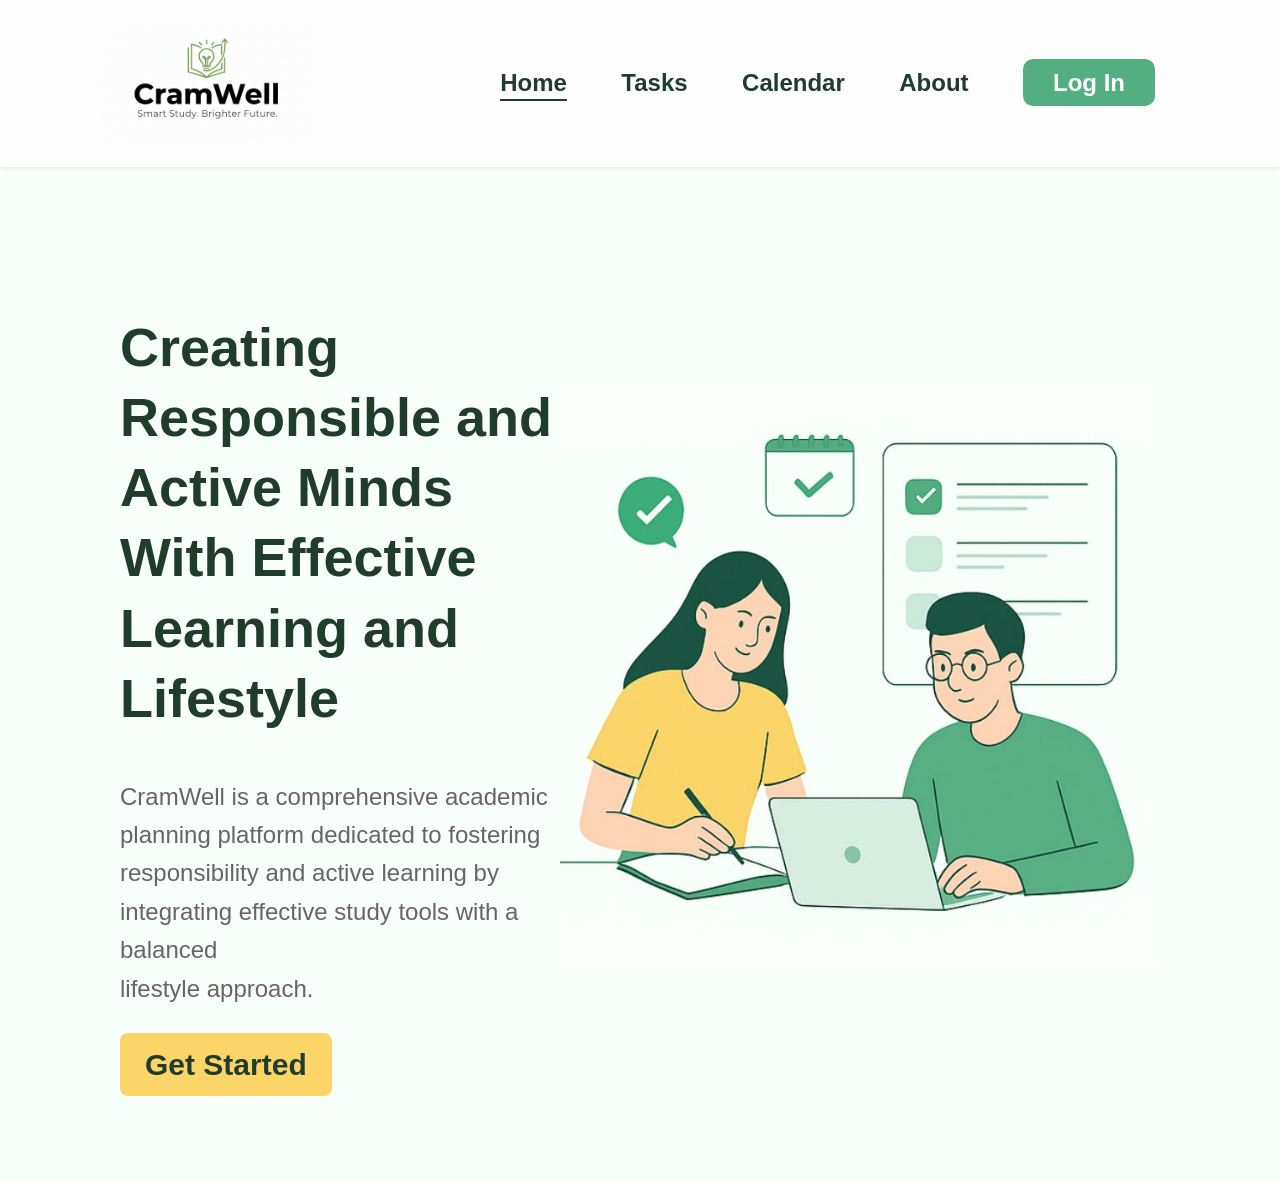
<file: index.html>
<!DOCTYPE html>
<html lang="en">
<head>
	<title>CramWell | Home</title>
	<link rel="stylesheet" href="css/style.css" />
</head>
<body>
	<header>
		<div class="logo">
			<img src="image/cramWell.png" alt="CramWell Logo" style="width: 215px; height: auto;">
		</div>
		<nav>
			<a href="index.html" class="active">Home</a>
			<a href="tasks.html">Tasks</a>
			<a href="calendar.html" >Calendar</a>
			<a href="about.html">About</a>
			<a href="login.html" class="login-btn">Log In</a>
		</nav>
	</header>

	<section class="main">
		<div class="text">
			<h1>Creating Responsible and Active Minds With Effective Learning and Lifestyle</h1>
			<p>
				CramWell is a comprehensive academic planning platform dedicated to fostering responsibility and active learning by integrating effective study 
				tools with a balanced <br> lifestyle approach.
			</p>
			<a href="signup.html" class="btn">Get Started</a>

		</div>
		<div class="illustration1">
			<img src="image/homeIcon.jpg" />
		</div>
	</section>
</body>
</html>
</file>
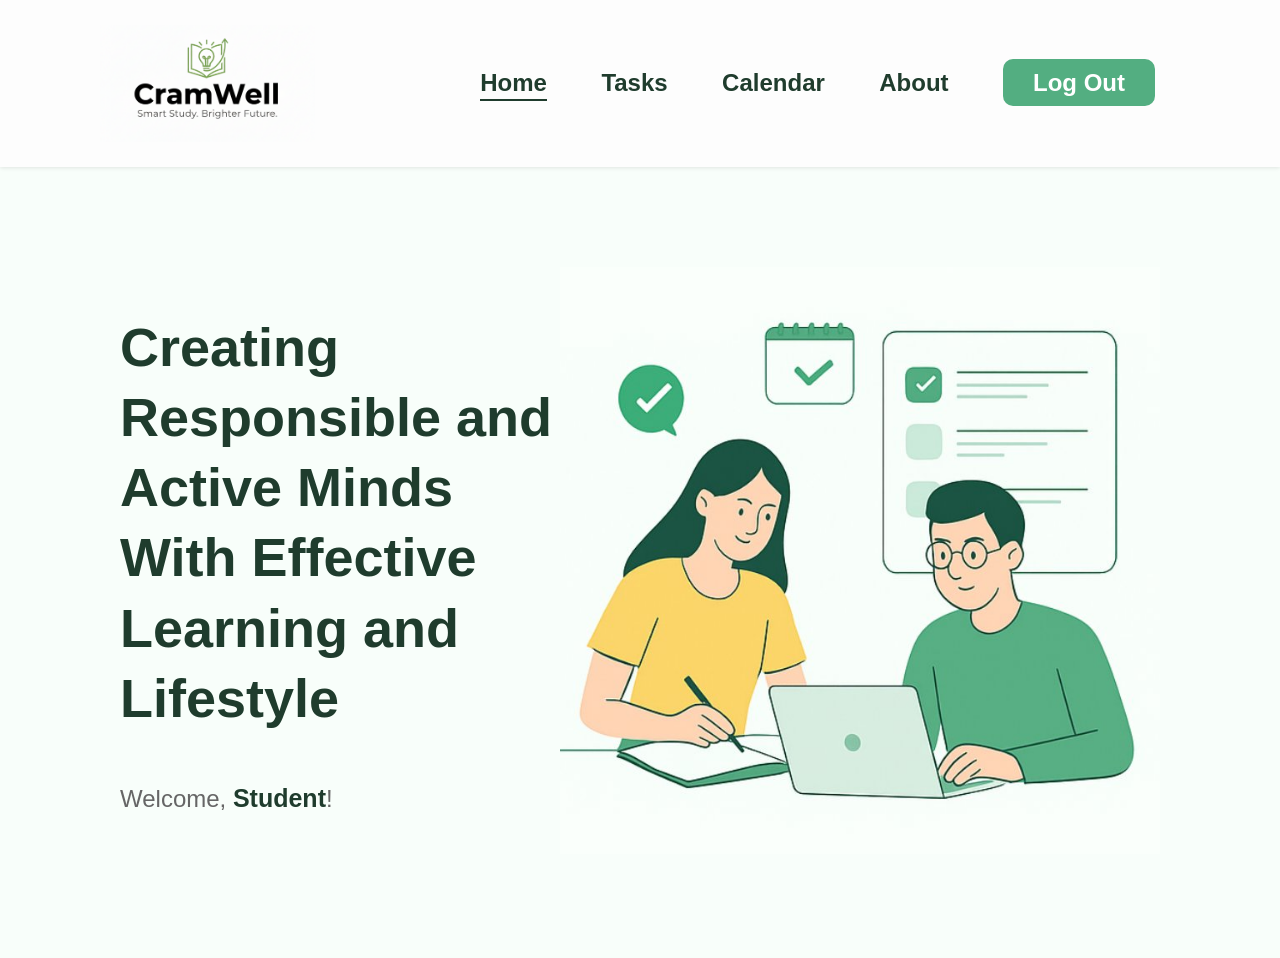
<file: loged-in/index.html>
<!DOCTYPE html>
<html lang="en">
<head>
	<title>CramWell | Home</title>
	<link rel="stylesheet" href="../css/style.css" />
</head>
<body>
	<header>
		<div class="logo">
			<img src="../image/cramWell.png" alt="CramWell Logo" style="width: 215px; height: auto;">
		</div>
		<nav>
			<a href="index.html" class="active">Home</a>
			<a href="tasks.html">Tasks</a>
			<a href="calendar.html" >Calendar</a>
			<a href="about.html">About</a>
			<a href="../loged-out/index.html" class="login-btn">Log Out</a>
		</nav>
	</header>

	<section class="main">
		<div class="text">
			<h1>Creating Responsible and Active Minds With Effective Learning and Lifestyle</h1>
			<p>Welcome, <strong><span id="userName">Student</span></strong>!</p>

		</div>
		<div class="illustration1">
			<img src="../image/homeIcon.jpg" />
		</div>
	</section>

	<script>
  const userName = localStorage.getItem("userName");

  if(userName) {
      document.getElementById("userName").textContent = userName;
  } else {
      document.getElementById("userName").textContent = "Student";
  }
	</script>
</body>
</html>
</file>
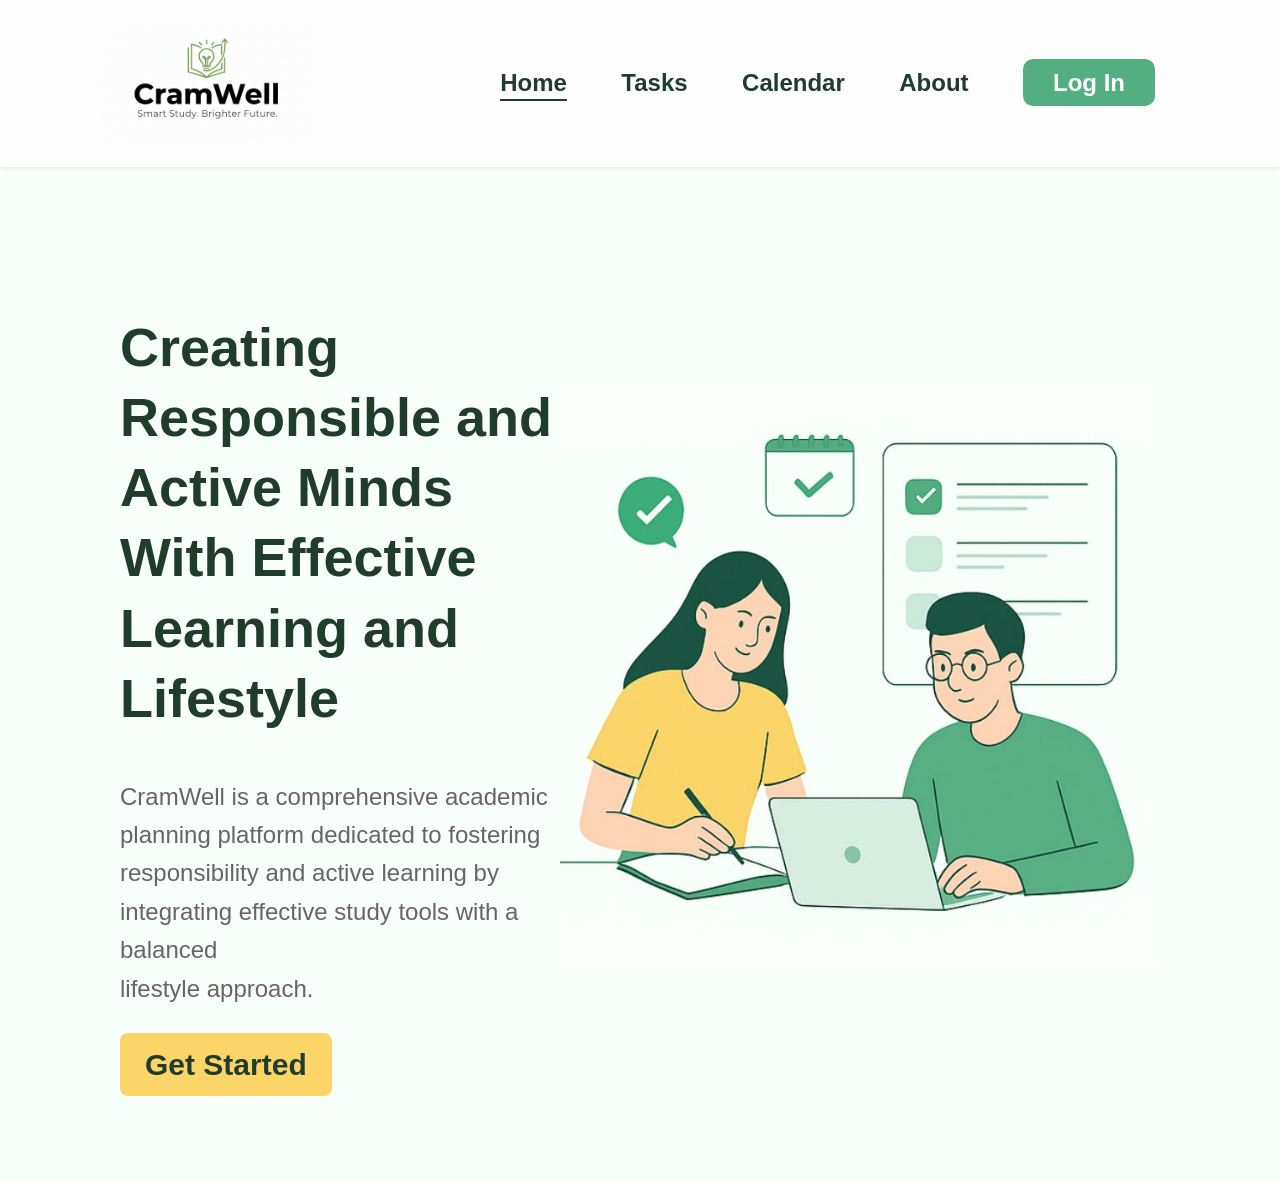
<file: loged-out/index.html>
<!DOCTYPE html>
<html lang="en">
<head>
	<title>CramWell | Home</title>
	<link rel="stylesheet" href="../css/style.css" />
</head>
<body>
	<header>
		<div class="logo">
			<img src="../image/cramWell.png" alt="CramWell Logo" style="width: 215px; height: auto;">
		</div>
		<nav>
			<a href="index.html" class="active">Home</a>
			<a href="tasks.html">Tasks</a>
			<a href="calendar.html" >Calendar</a>
			<a href="about.html">About</a>
			<a href="login.html" class="login-btn">Log In</a>
		</nav>
	</header>

	<section class="main">
		<div class="text">
			<h1>Creating Responsible and Active Minds With Effective Learning and Lifestyle</h1>
			<p>
				CramWell is a comprehensive academic planning platform dedicated to fostering responsibility and active learning by integrating effective study 
				tools with a balanced <br> lifestyle approach.
			</p>
			<a href="signup.html" class="btn">Get Started</a>

		</div>
		<div class="illustration1">
			<img src="../image/homeIcon.jpg" />
		</div>
	</section>
</body>
</html>
</file>
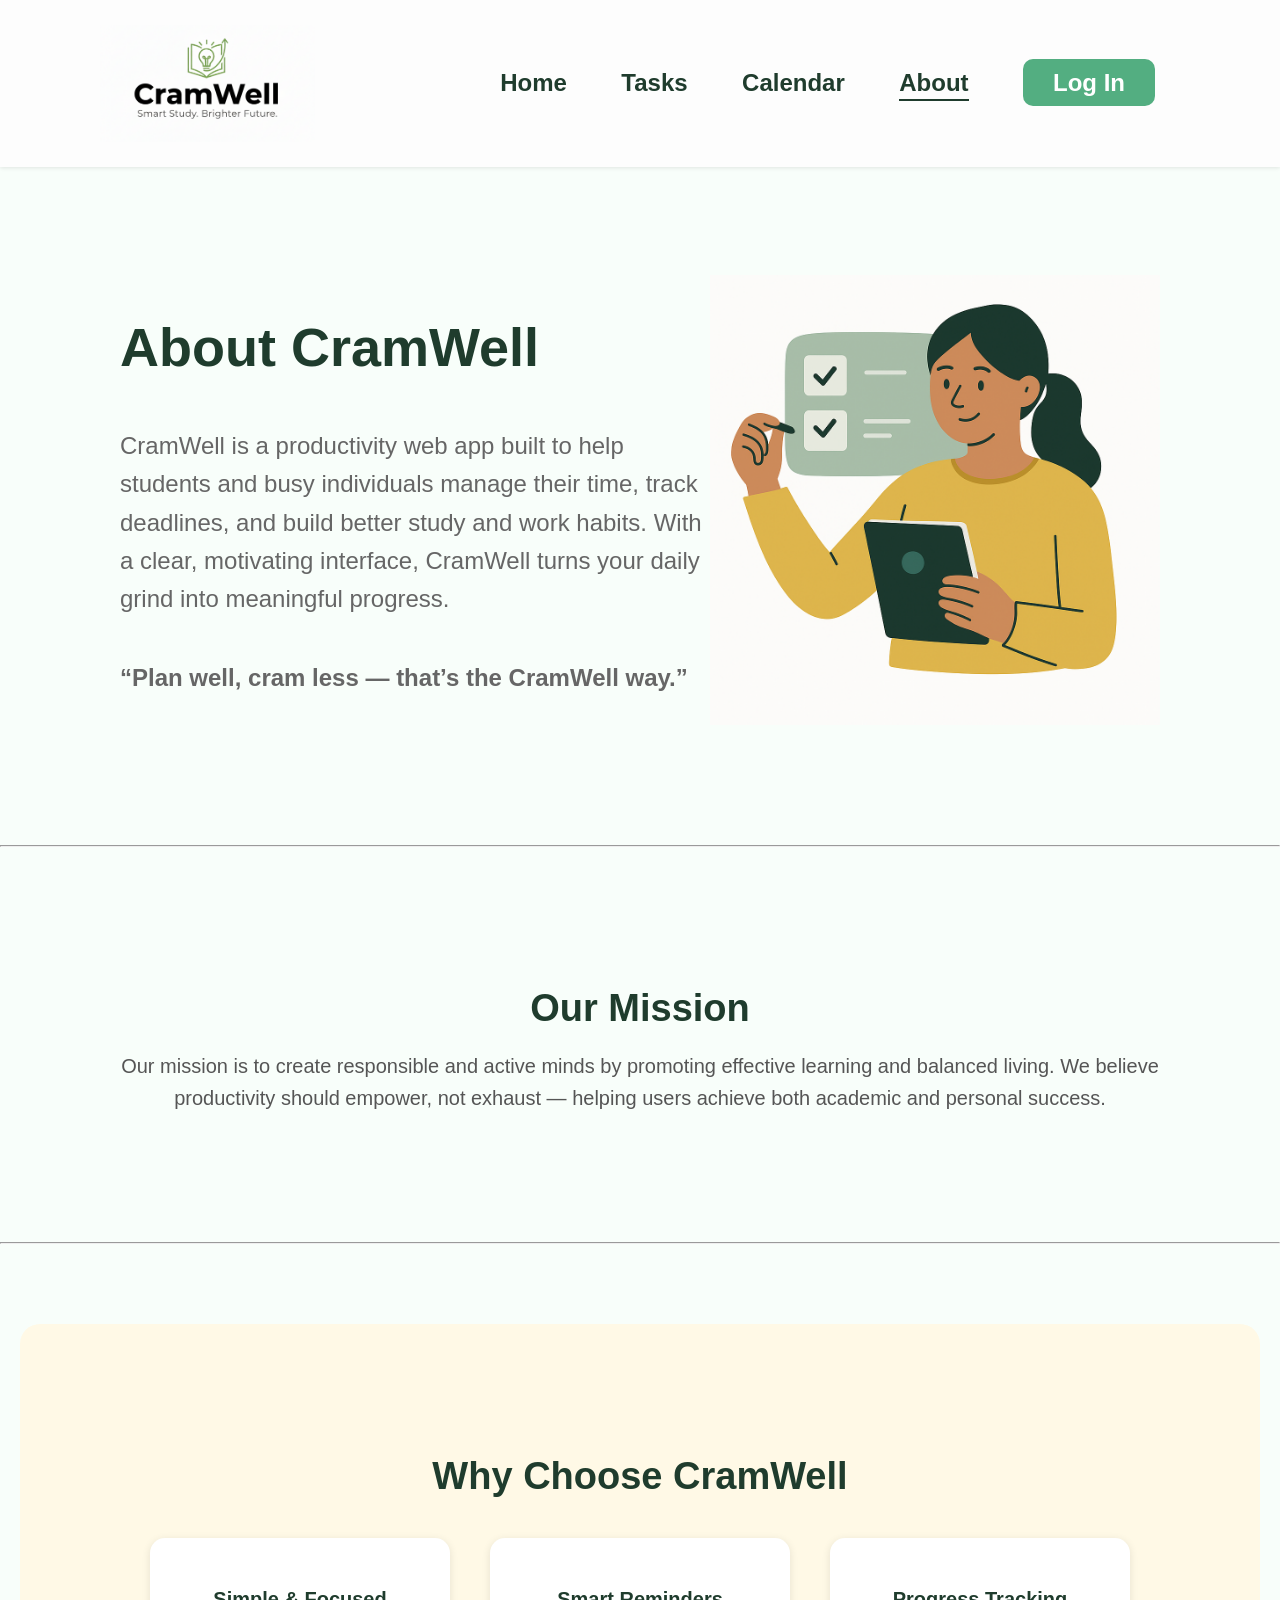
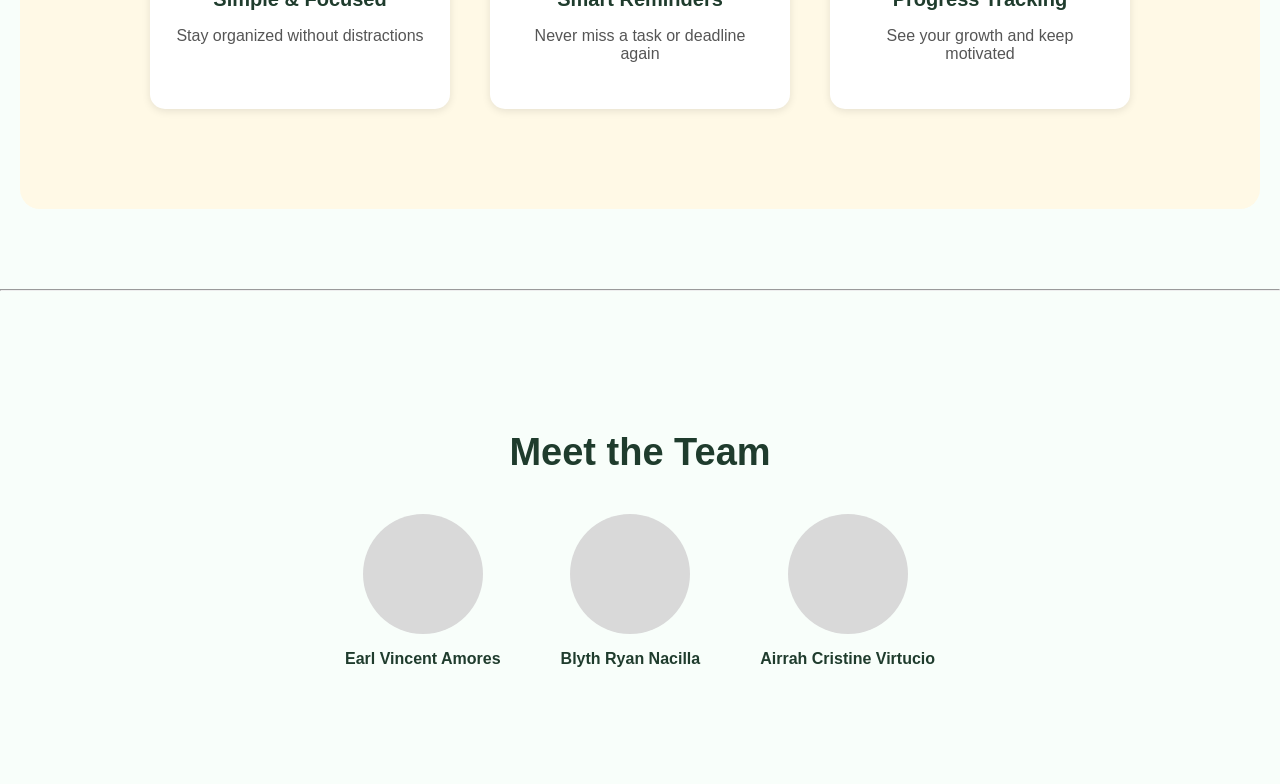
<file: about.html>
<!DOCTYPE html>
<html lang="en">
<head>
	<meta charset="UTF-8">
	<meta name="viewport" content="width=device-width, initial-scale=1.0">
	<title>CramWell | About</title>
	<link rel="stylesheet" href="css/style.css">
</head>
<body>
	<header>
		<div class="logo">
			<img src="image/cramWell.png" alt="CramWell Logo" style="width: 215px; height: auto;">
		</div>
		<nav>
			<a href="index.html">Home</a>
			<a href="tasks.html">Tasks</a>
			<a href="calendar.html" >Calendar</a>
			<a href="about.html" class="active">About</a>
			<a href="login.html" class="login-btn">Log In</a>
		</nav>
	</header>
	<main>
		<section class="main">
			<div class="text">
				<h1>About CramWell</h1>
				<p>
					CramWell is a productivity web app built to help students and busy individuals manage their time, track deadlines,
					and build better study and work habits. With a clear, motivating interface, CramWell turns your daily grind into meaningful progress.
				</p>
				<p><strong>“Plan well, cram less — that’s the CramWell way.”</strong></p>
			</div>
			<div class="illustration">
				<img src="image/about.png" alt="Student planning illustration">
			</div>
		</section>
		<hr>
		<section class="content">
			<h1>Our Mission</h1>
			<p>
				Our mission is to create responsible and active minds by promoting effective learning and balanced living.
				We believe productivity should empower, not exhaust — helping users achieve both academic and personal success.
			</p>
		</section>
		<hr>
		<section class="why-choose">
		  <h1>Why Choose CramWell</h1>
		  <div class="features">
			<div class="feature">
			  <h3>Simple & Focused</h3>
			  <p>Stay organized without distractions</p>
			</div>
			<div class="feature">
			  <h3>Smart Reminders</h3>
			  <p>Never miss a task or deadline again</p>
			</div>
			<div class="feature">
			  <h3>Progress Tracking</h3>
			  <p>See your growth and keep motivated</p>
			</div>
		  </div>
		</section>
		<hr>
		<section class="team">
		  <h1>Meet the Team</h1>
		  <div class="members">
			<div class="member">
			  <div class="avatar"></div>
			  <p><strong>Earl Vincent Amores</strong></p>
			</div>
			<div class="member">
			  <div class="avatar"></div>
			  <p><strong>Blyth Ryan Nacilla</strong></p>
			</div>
			<div class="member">
			  <div class="avatar"></div>
			  <p><strong>Airrah Cristine Virtucio</strong></p>
			</div>
		  </div>
		</section>

	</main>
</body>
</html>
</file>
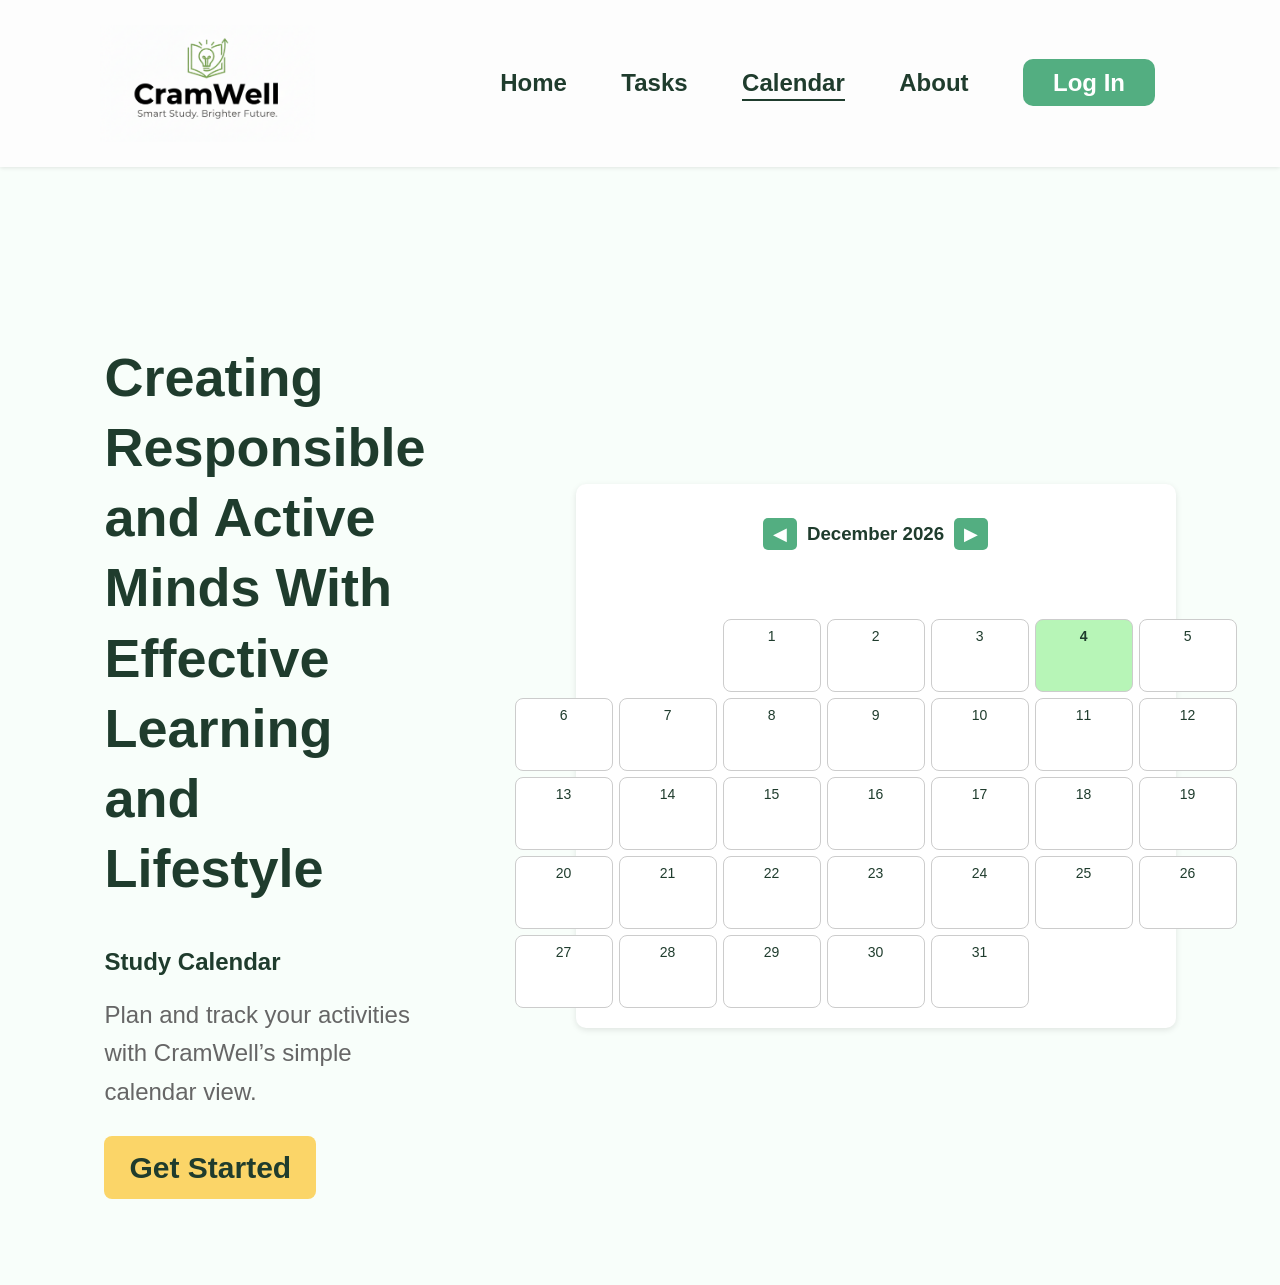
<file: calendar.html>
<!DOCTYPE html>
<html lang="en">
<head>
	<title>CramWell | Calendar</title>
	<link rel="stylesheet" href="css/style.css">
	<style>
		.calendar-container {
			background: #fff;
			padding: 20px;
			border-radius: 10px;
			box-shadow: 0 2px 6px rgba(0,0,0,0.1);
			width: 2000px;
			margin-left: 100px;
			align-self: center;
			display: flex;
			flex-direction: column;
			align-items: center;
			justify-content: center;
			text-align: center;
		}
		.month-nav {
			display: flex;
			justify-content: center;
			align-items: center;
			gap: 10px;
			margin-bottom: 15px;
		}
		.month-nav button {
			background: #53ae81;
			color: #fff;
			border: none;
			border-radius: 5px;
			padding: 5px 10px;
			cursor: pointer;
		}
		#calendar {
			display: grid;
			grid-template-columns: repeat(7, 1fr);
			gap: 6px;
			justify-content: center;
		}
		.day {
			background: #fff;
			border: 1px solid #ccc;
			border-radius: 8px;
			padding: 8px;
			height: 50px;
			text-align: center;
			font-size: 14px;
		}
		.day:hover {
			background: #e8f5e9;
		}
		.current-day {
			background: #b7f5b7;
			font-weight: bold;
		}
		.main {
			display: flex;
			justify-content: center;
			align-items: flex-start;
			gap: 50px;
			margin-top: 30px;
		}
	</style>
</head>
<body>
	<header>
		<div class="logo">
			<img src="../image/cramWell.png" alt="CramWell Logo" style="width: 215px; height: auto;">
		</div>
		<nav>
			<a href="index.html">Home</a>
			<a href="tasks.html">Tasks</a>
			<a href="calendar.html" class="active">Calendar</a>
			<a href="about.html">About</a>
			<a href="login.html" class="login-btn">Log In</a>
		</nav>
	</header>

	<section class="main">
		<div class="text">
			<h1>Creating Responsible and Active Minds With Effective Learning and Lifestyle</h1>
			<h2>Study Calendar</h2>
			<p>Plan and track your activities with CramWell’s simple calendar view.</p>
			<a href="signup.html" class="btn">Get Started</a>
		</div>

		<div class="calendar-container">
			<div class="month-nav">
				<button id="prevMonth">&#9664;</button>
				<h3 id="monthYear"></h3>
				<button id="nextMonth">&#9654;</button>
			</div>
			<div id="calendar"></div>
		</div>
	</section>

	<script>

		// Where calendar days will be placed
		const calendar = document.getElementById('calendar');
		const monthYear = document.getElementById('monthYear');
		let currentDate = new Date();


		// Render calendar for given month and year
		function renderCalendar(year, month) {
			calendar.innerHTML = '';
			const firstDay = new Date(year, month, 1).getDay(); 
			const daysInMonth = new Date(year, month + 1, 0).getDate();
			const today = new Date();
			const isCurrent = today.getMonth() === month && today.getFullYear() === year;
			monthYear.textContent = new Date(year, month).toLocaleString('default', { month: 'long', year: 'numeric' });
			for (let i = 0; i < firstDay; i++) calendar.appendChild(document.createElement('div'));
			for (let i = 1; i <= daysInMonth; i++) {
				const day = document.createElement('div');
				day.className = 'day';
				day.textContent = i;
				if (isCurrent && i === today.getDate()) day.classList.add('current-day');
				calendar.appendChild(day);
			}
		}

		document.getElementById('prevMonth').onclick = () => {
			currentDate.setMonth(currentDate.getMonth() - 1);
			renderCalendar(currentDate.getFullYear(), currentDate.getMonth());
		};
		document.getElementById('nextMonth').onclick = () => {
			currentDate.setMonth(currentDate.getMonth() + 1);
			renderCalendar(currentDate.getFullYear(), currentDate.getMonth());
		};
		renderCalendar(currentDate.getFullYear(), currentDate.getMonth());
	</script>
</body>
</html>
</file>
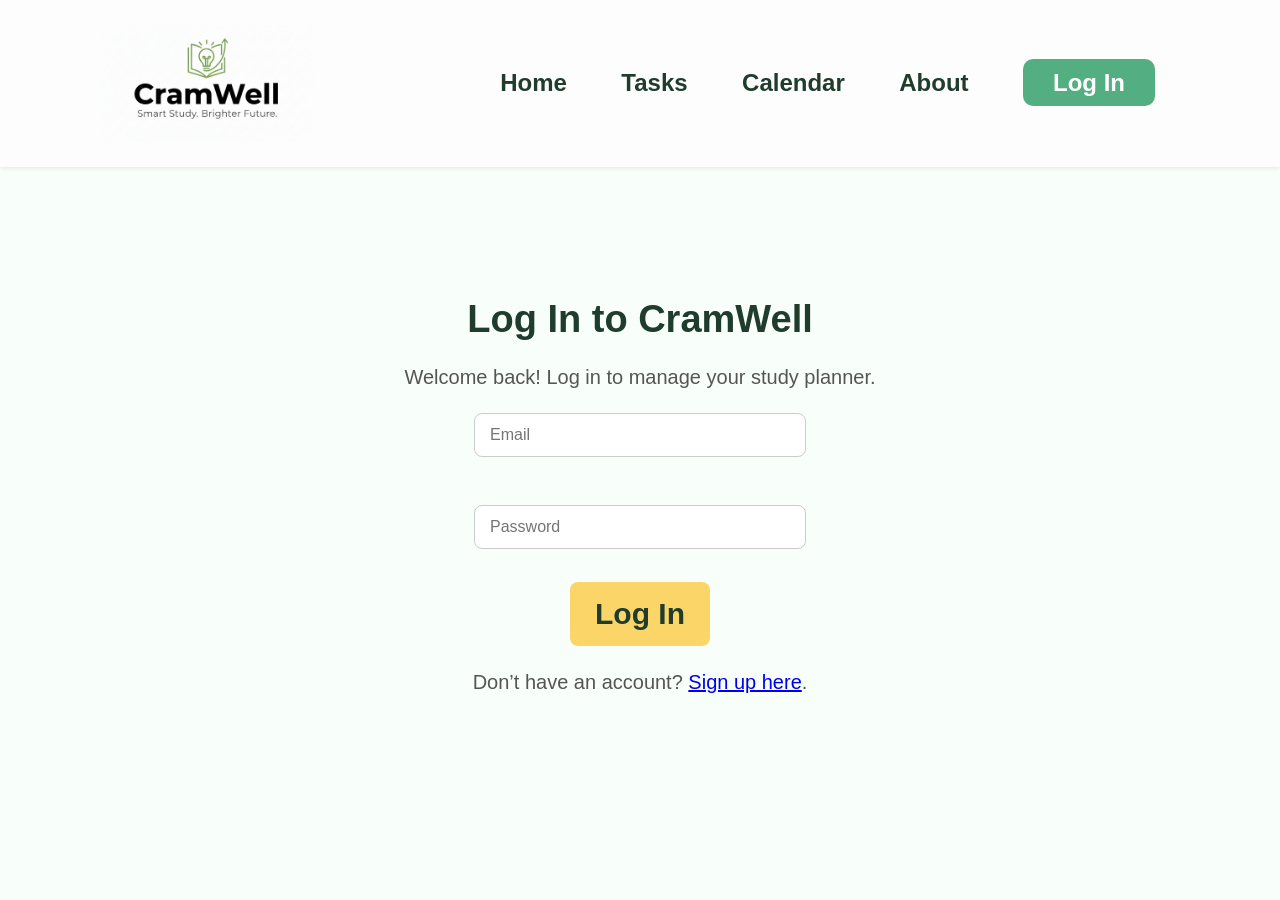
<file: login.html>
<!DOCTYPE html>
<html lang="en">
<head>
	<meta charset="UTF-8">
	<meta name="viewport" content="width=device-width, initial-scale=1.0">
	<title>CramWell | Log In</title>
	<link rel="stylesheet" href="css/style.css">
</head>
<body>
	<header>
		<div class="logo">
			<img src="image/cramWell.png" alt="CramWell Logo" style="width: 215px; height: auto;">
		</div>
		<nav>
			<a href="index.html">Home</a>
			<a href="tasks.html">Tasks</a>
			<a href="calendar.html" >Calendar</a>
			<a href="about.html">About</a>
			<a href="login.html" class="login-btn" >Log In</a>
		</nav>
	</header>

	<section class="content login-box">
		<h1>Log In to CramWell</h1>
		<p>Welcome back! Log in to manage your study planner.</p>
		<form id="loginForm">
			<input type="email" id="email" placeholder="Email" required><br>
			<input type="password" id="password" placeholder="Password" required><br>
			<button type="submit" class="btn">Log In</button>
		</form>
		<p>Don’t have an account? <a href="signup.html">Sign up here</a>.</p>
	</section>

	<script>
		document.getElementById("loginForm").addEventListener("submit", function(e) {
			e.preventDefault();

			let email = document.getElementById("email").value;
			let password = document.getElementById("password").value;

			let savedEmail = localStorage.getItem("userEmail");
			let savedPassword = localStorage.getItem("userPassword");

			if (email === savedEmail && password === savedPassword) {
				alert("Login successful!");
				window.location.href = "../loged-in/index.html";
			} else {
				alert("Invalid email or password!");
			}
		});
	</script>
</body>
</html>
</file>
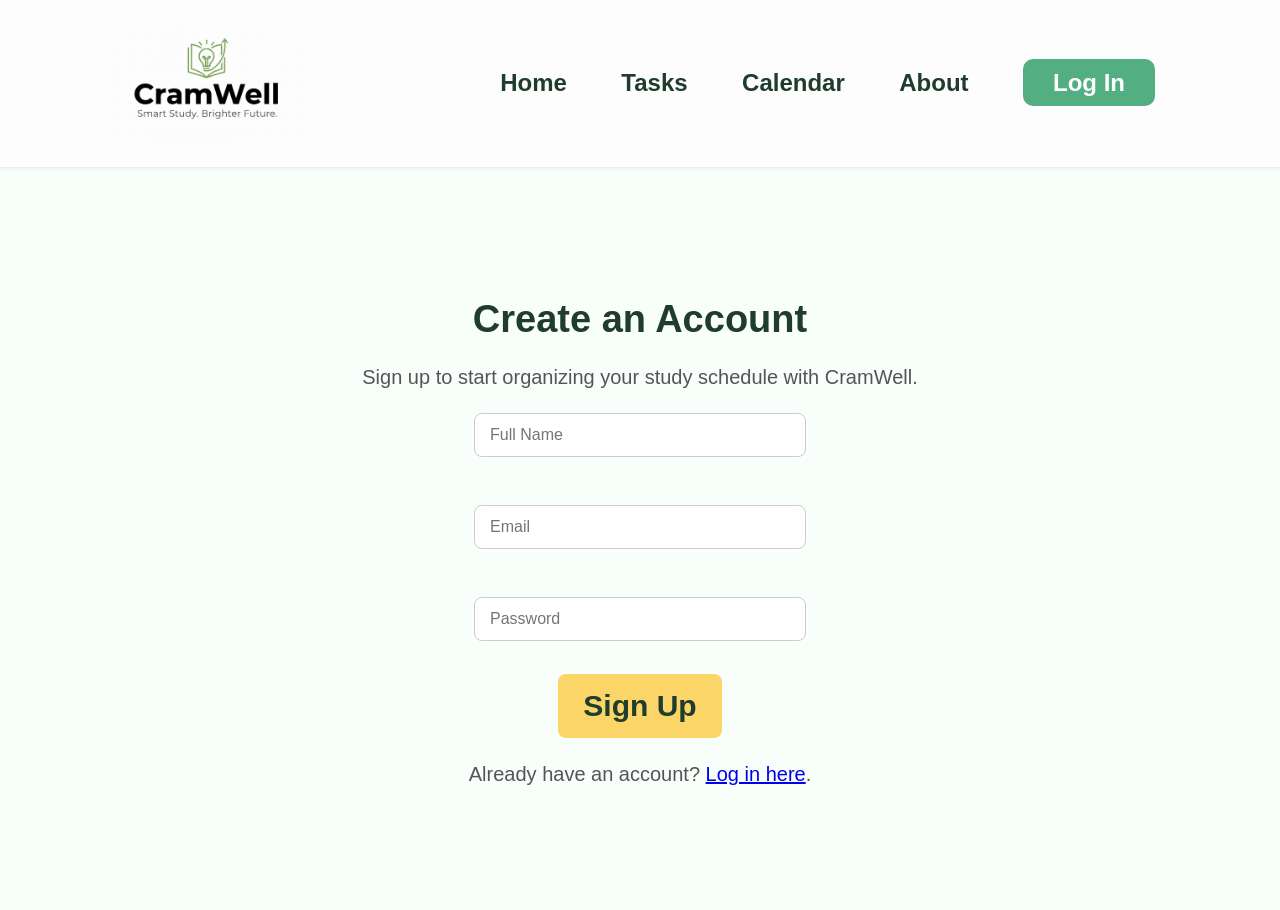
<file: signup.html>
<!DOCTYPE html>
<html lang="en">
<head>
	<meta charset="UTF-8">
	<meta name="viewport" content="width=device-width, initial-scale=1.0">
	<title>CramWell | Sign Up</title>
	<link rel="stylesheet" href="css/style.css">
</head>
<body>
	<header>
		<div class="logo">
			<img src="image/cramWell.png" alt="CramWell Logo" style="width: 215px; height: auto;">
		</div>
		<nav>
			<a href="index.html">Home</a>
			<a href="tasks.html">Tasks</a>
			<a href="calendar.html">Calendar</a>
			<a href="about.html">About</a>
			<a href="login.html" class="login-btn">Log In</a>
		</nav>
	</header>

	<section class="content login-box">
		<h1>Create an Account</h1>
		<p>Sign up to start organizing your study schedule with CramWell.</p>
		<form id="signupForm">
			<input type="text" id="name" placeholder="Full Name" required><br>
			<input type="email" id="email" placeholder="Email" required><br>
			<input type="password" id="password" placeholder="Password" required><br>
			<button type="submit" class="btn">Sign Up</button>
		</form>
		<p>Already have an account? <a href="login.html">Log in here</a>.</p>
	</section>

	<script>
		document.getElementById("signupForm").addEventListener("submit", function(e) {
			e.preventDefault();

			let name = document.getElementById("name").value;
			let email = document.getElementById("email").value;
			let password = document.getElementById("password").value;

			localStorage.setItem("userEmail", email);
			localStorage.setItem("userPassword", password);
			localStorage.setItem("userName", name);

			alert("Sign up successful!");
			window.location.href = "login.html";
		});
	</script>
</body>
</html>
</file>
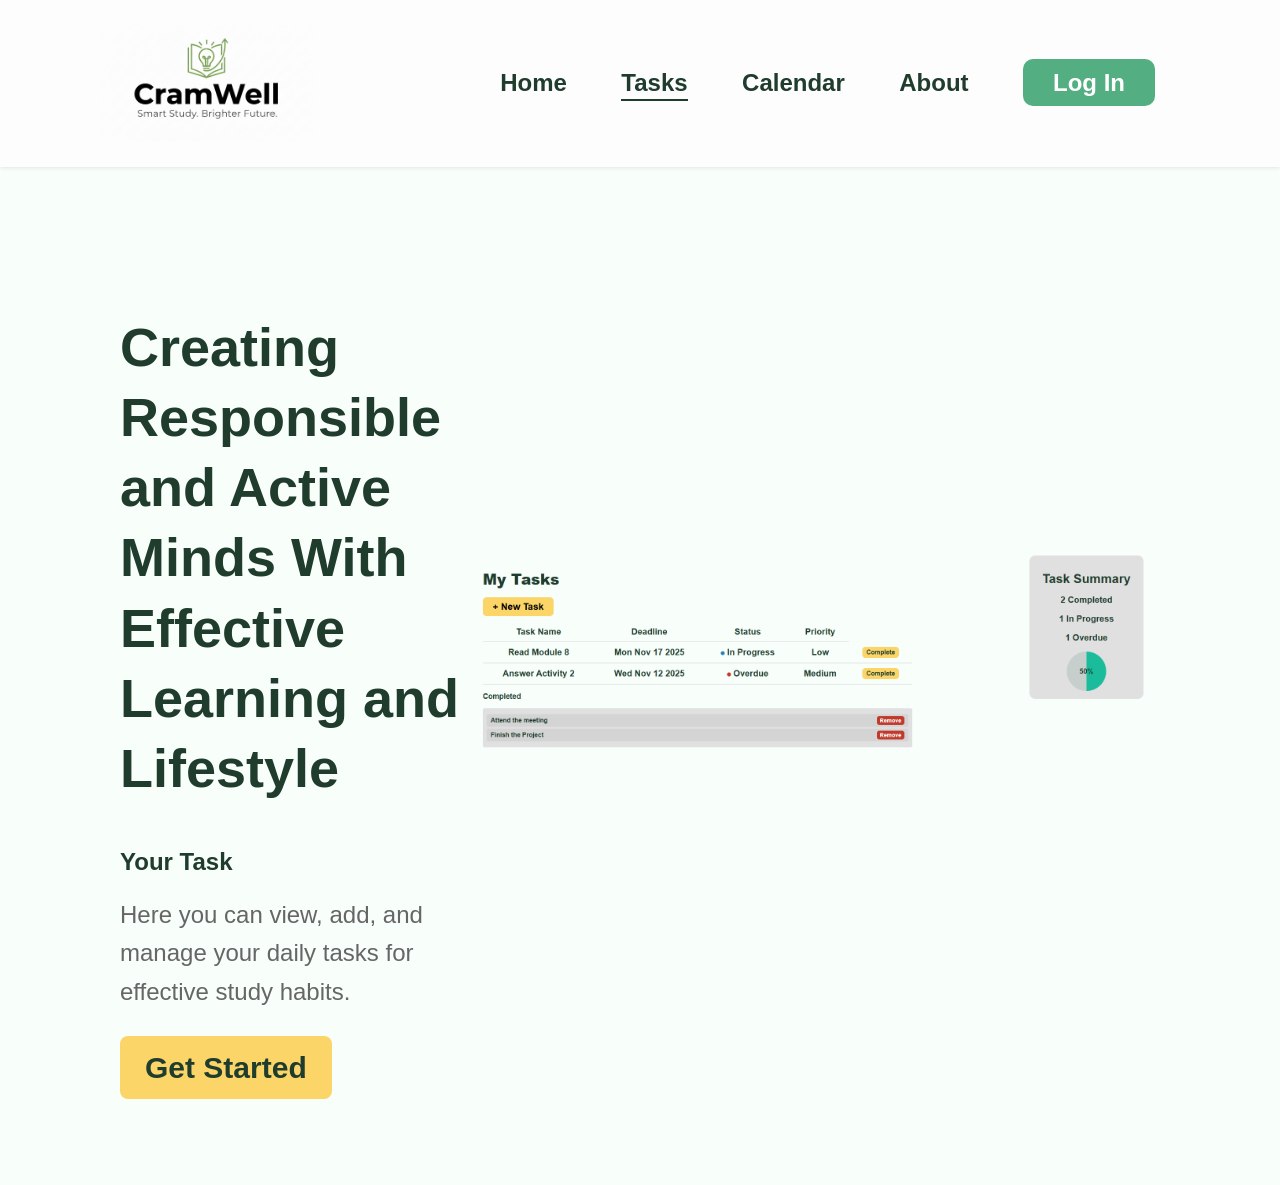
<file: tasks.html>
<!DOCTYPE html>
<html lang="en">
<head>
	<title>CramWell | Tasks</title>
	<link rel="stylesheet" href="css/style.css">
</head>
<body>
	<header>
		<div class="logo">
			<img src="image/cramWell.png" alt="CramWell Logo" style="width: 215px; height: auto;">
		</div>
		<nav>
			<a href="index.html">Home</a>
			<a href="tasks.html" class="active">Tasks</a>
			<a href="calendar.html" >Calendar</a>
			<a href="about.html">About</a>
			<a href="login.html" class="login-btn">Log In</a>
		</nav>
	</header>

	<section class="main">
		<div class="text">
			<h1>Creating Responsible and Active Minds With Effective Learning and Lifestyle</h1>
			<h2>Your Task</h2>
			<p>Here you can view, add, and manage your daily tasks for effective study habits.</p>
			<a href="signup.html" class="btn">Get Started</a>

		</div>
		<div class="illustration2">
			<img src="image/task.png" />
		</div>
	
</body>
</html>
</file>
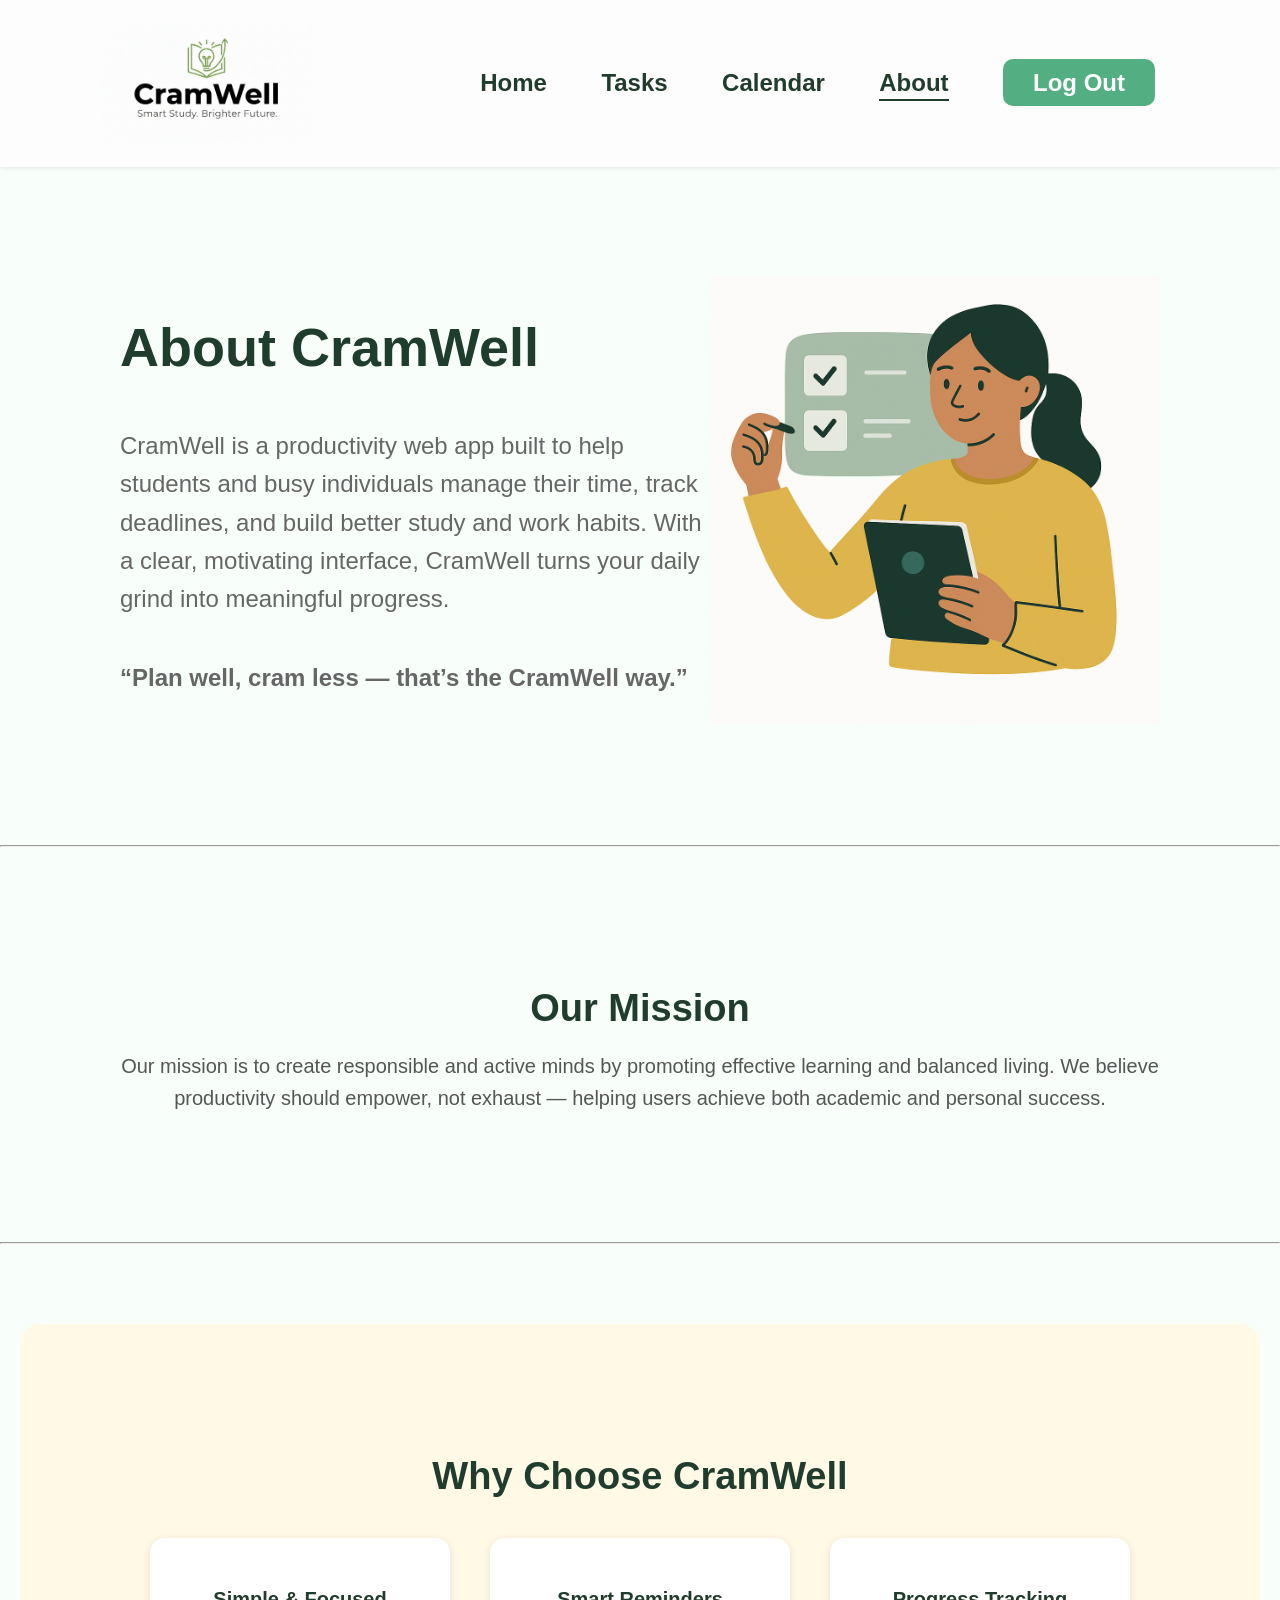
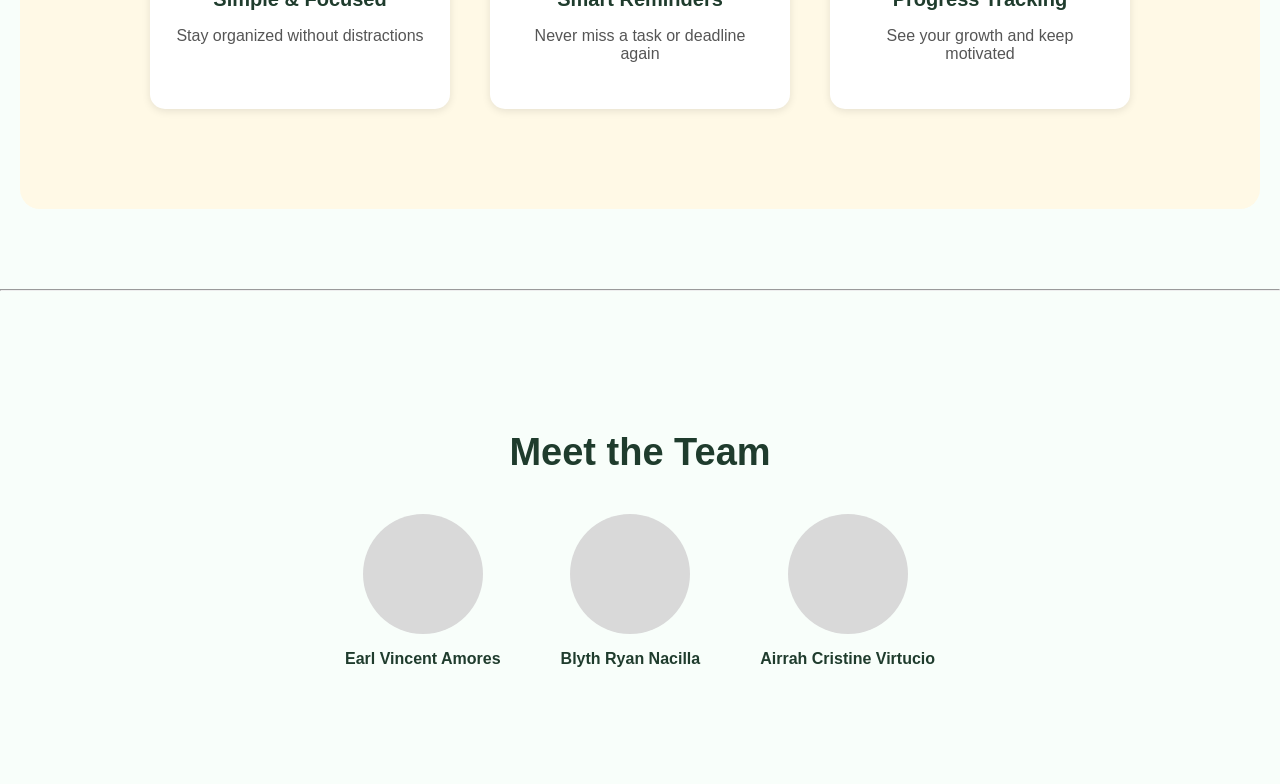
<file: loged-in/about.html>
<!DOCTYPE html>
<html lang="en">
<head>
	<meta charset="UTF-8">
	<meta name="viewport" content="width=device-width, initial-scale=1.0">
	<title>CramWell | About</title>
	<link rel="stylesheet" href="../css/style.css">
</head>
<body>
	<header>
		<div class="logo">
			<img src="../image/cramWell.png" alt="CramWell Logo" style="width: 215px; height: auto;">
		</div>
		<nav>
			<a href="index.html">Home</a>
			<a href="tasks.html">Tasks</a>
			<a href="calendar.html" >Calendar</a>
			<a href="about.html" class="active">About</a>
			<a href="../loged-out/index.html" class="login-btn">Log Out</a>
		</nav>
	</header>
	<main>
		<section class="main">
			<div class="text">
				<h1>About CramWell</h1>
				<p>
					CramWell is a productivity web app built to help students and busy individuals manage their time, track deadlines,
					and build better study and work habits. With a clear, motivating interface, CramWell turns your daily grind into meaningful progress.
				</p>
				<p><strong>“Plan well, cram less — that’s the CramWell way.”</strong></p>
			</div>
			<div class="illustration">
				<img src="../image/about.png" alt="Student planning illustration">
			</div>
		</section>
		<hr>
		<section class="content">
			<h1>Our Mission</h1>
			<p>
				Our mission is to create responsible and active minds by promoting effective learning and balanced living.
				We believe productivity should empower, not exhaust — helping users achieve both academic and personal success.
			</p>
		</section>
		<hr>
		<section class="why-choose">
		  <h1>Why Choose CramWell</h1>
		  <div class="features">
			<div class="feature">
			  <h3>Simple & Focused</h3>
			  <p>Stay organized without distractions</p>
			</div>
			<div class="feature">
			  <h3>Smart Reminders</h3>
			  <p>Never miss a task or deadline again</p>
			</div>
			<div class="feature">
			  <h3>Progress Tracking</h3>
			  <p>See your growth and keep motivated</p>
			</div>
		  </div>
		</section>
		<hr>
		<section class="team">
		  <h1>Meet the Team</h1>
		  <div class="members">
			<div class="member">
			  <div class="avatar"></div>
			  <p><strong>Earl Vincent Amores</strong></p>
			</div>
			<div class="member">
			  <div class="avatar"></div>
			  <p><strong>Blyth Ryan Nacilla</strong></p>
			</div>
			<div class="member">
			  <div class="avatar"></div>
			  <p><strong>Airrah Cristine Virtucio</strong></p>
			</div>
		  </div>
		</section>

	</main>
</body>
</html>
</file>
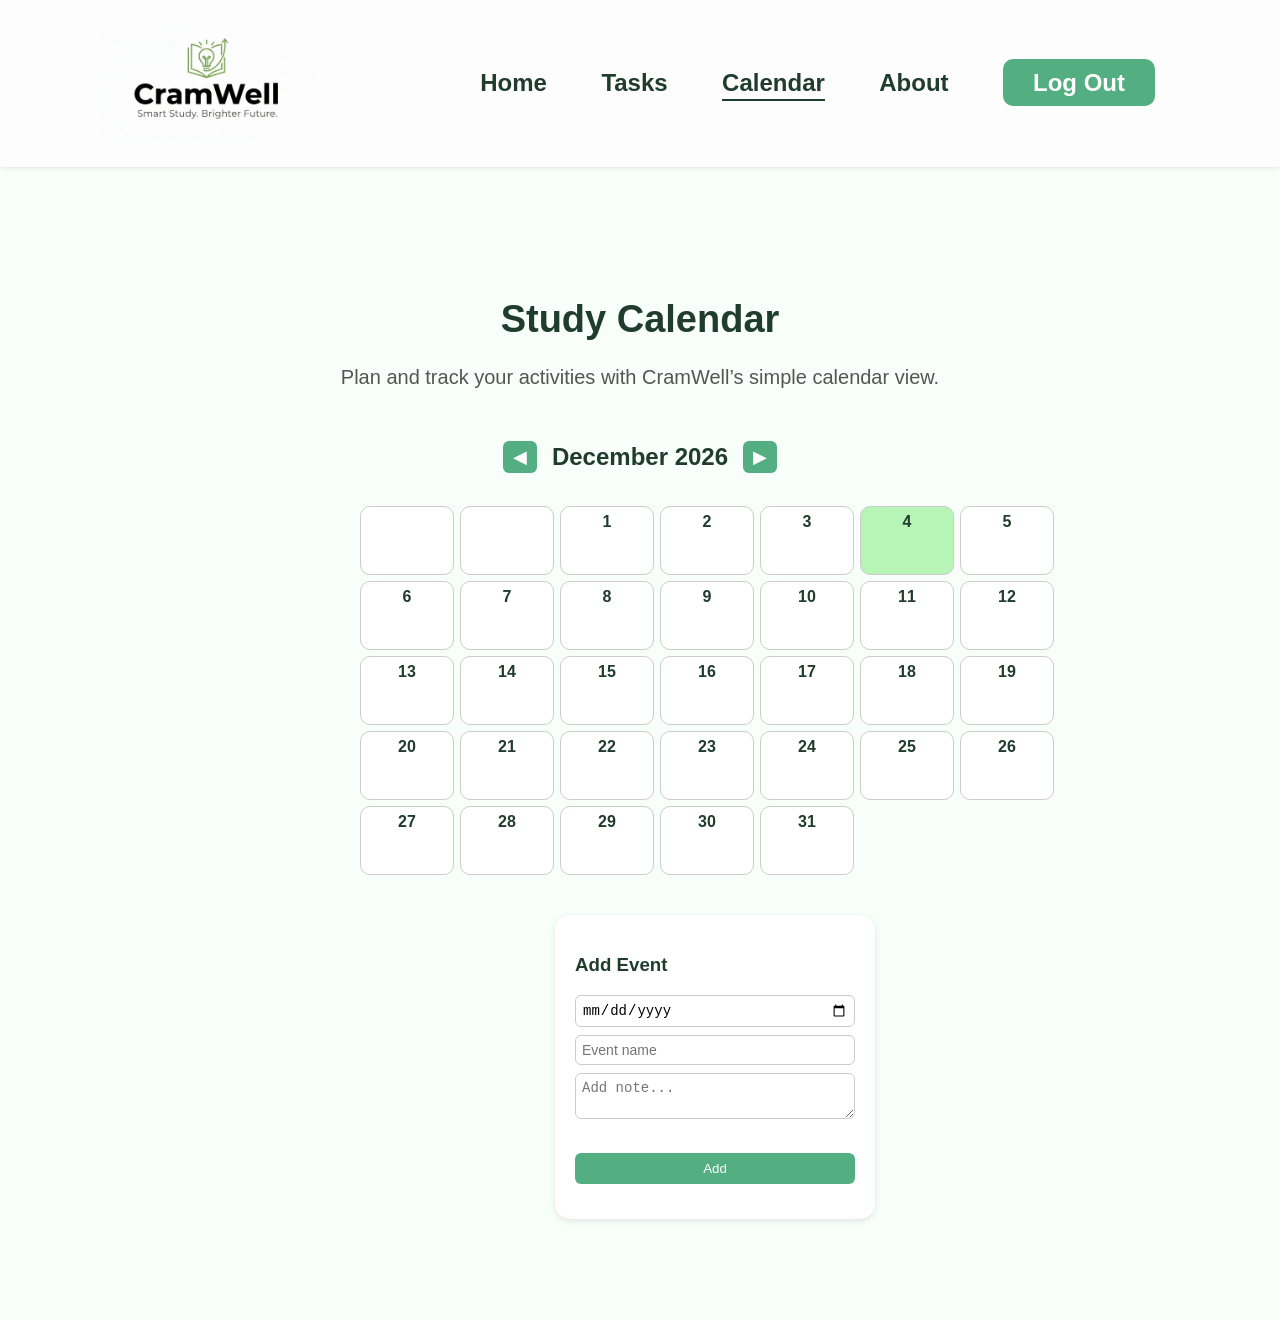
<file: loged-in/calendar.html>
<!DOCTYPE html>
<html lang="en">
<head>
	<title>CramWell | Calendar</title>
	<link rel="stylesheet" href="../css/style.css">
</head>

<body>
<header>
		<div class="logo">
			<img src="../image/cramWell.png" alt="CramWell Logo" style="width: 215px; height: auto;">
		</div>
		<nav>
			<a href="index.html">Home</a>
			<a href="tasks.html">Tasks</a>
			<a href="calendar.html" class="active">Calendar</a>
			<a href="about.html">About</a>
			<a href="../loged-out/index.html" class="login-btn">Log Out</a>
		</nav>
	</header>

<section class="content">
  <h1>Study Calendar</h1>
  <p>Plan and track your activities with CramWell’s simple calendar view.</p>

  <div class="calendar-container">
    <div>
      <div class="month-nav">
        <button id="prevMonth">&#9664;</button>
        <h2 id="monthYear"></h2>
        <button id="nextMonth">&#9654;</button>
      </div>
      <div id="calendar"></div>
    </div>

    <div class="event-box">
      <h3>Add Event</h3>
      <form id="eventForm">
        <input type="date" id="eventDate" required>
        <input type="text" id="eventTitle" placeholder="Event name" required>
        <textarea id="eventNote" placeholder="Add note..." rows="2"></textarea><br>
        <button type="submit">Add</button>
      </form>
      <div id="eventList"></div>
    </div>
  </div>
</section>

<script>
const calendar = document.getElementById('calendar');
const monthYear = document.getElementById('monthYear');
const eventList = document.getElementById('eventList');

// Saved events
let events = JSON.parse(localStorage.getItem("events")) || {};

let currentDate = new Date(); // Current month

// Save events to local storage
function saveEvents() {
  localStorage.setItem("events", JSON.stringify(events));
}

// Calendar layout
function renderCalendar(year, month) {
  calendar.innerHTML = "";  // Clear old calendar

  const firstDay = new Date(year, month, 1).getDay();    // Day number of 1st day
  const daysInMonth = new Date(year, month + 1, 0).getDate(); // Total days in the month
  const today = new Date();

  // Didisplay yung month and year
  monthYear.textContent = new Date(year, month).toLocaleString('default', {
    month: 'long',
    year: 'numeric'
  });

  // Blank boxes before 1st day
  for (let i = 0; i < firstDay; i++) {
    const blank = document.createElement("div");
    blank.className = "day blank";
    calendar.appendChild(blank);
  }

  // Days of the month
  for (let day = 1; day <= daysInMonth; day++) {
    const dateKey = `${year}-${String(month + 1).padStart(2,'0')}-${String(day).padStart(2,'0')}`;
    const dayBox = document.createElement("div");
    dayBox.className = "day";

    // Numbers 1 to 31
    dayBox.innerHTML = `<strong>${day}</strong>`;

    // Today's date
    if (
      day === today.getDate() &&
      month === today.getMonth() &&
      year === today.getFullYear()
    ) {
      dayBox.classList.add("current-day");
    }

    // Show events inside the day box
    if (events[dateKey]) {
      events[dateKey].forEach(ev => {
        const evDiv = document.createElement("div");
        evDiv.className = `event ${ev.done ? "done" : ""}`;
        evDiv.textContent = ev.title;
        dayBox.appendChild(evDiv);
      });
    }

    // Clicking a day shows its event list
    dayBox.onclick = () => showEvents(dateKey);

    calendar.appendChild(dayBox);
  }
}

// Show events on the right
function showEvents(dateKey) {
  eventList.innerHTML = `<h3>Events on ${dateKey}</h3>`;

  const list = events[dateKey] || [];

  if (list.length === 0) {
    eventList.innerHTML += `<p>No events yet.</p>`;
    return;
  }

  list.forEach((ev, index) => {
    const item = document.createElement("div");
    item.className = "event-item";

    item.innerHTML = `
      <label style="display:flex;align-items:center;gap:8px;">
        <input type="checkbox" ${ev.done ? "checked" : ""} onchange="toggleDone('${dateKey}', ${index})">
        <strong class="${ev.done ? "done" : ""}">${ev.title}</strong>
      </label>
      ${ev.note ? `<p class="note">📝 ${ev.note}</p>` : ""}
      <button onclick="removeEvent('${dateKey}', ${index})" style="background:#e74c3c;">Delete</button>
    `;

    eventList.appendChild(item);
  });
}

// Event done or not 
function toggleDone(dateKey, index) {
  events[dateKey][index].done = !events[dateKey][index].done;
  saveEvents();
  showEvents(dateKey);
  renderCalendar(currentDate.getFullYear(), currentDate.getMonth());
}

// Delete event
function removeEvent(dateKey, index) {
  events[dateKey].splice(index, 1);

  if (events[dateKey].length === 0) {
    delete events[dateKey]; 
  }

  saveEvents();
  showEvents(dateKey);
  renderCalendar(currentDate.getFullYear(), currentDate.getMonth());
}

// Add event
document.getElementById("eventForm").addEventListener("submit", e => {
  e.preventDefault();

  const date = document.getElementById("eventDate").value;
  const title = document.getElementById("eventTitle").value.trim();
  const note = document.getElementById("eventNote").value.trim();

  if (!date || !title) return;

  if (!events[date]) events[date] = [];

  events[date].push({ title, note, done: false });

  saveEvents();
  e.target.reset();

  const [year, month] = date.split("-").map(Number);
  renderCalendar(year, month - 1);
  showEvents(date);
});

// cycle to previous and next month
document.getElementById("prevMonth").addEventListener("click", () => {
  currentDate.setMonth(currentDate.getMonth() - 1);
  renderCalendar(currentDate.getFullYear(), currentDate.getMonth());
});

document.getElementById("nextMonth").addEventListener("click", () => {
  currentDate.setMonth(currentDate.getMonth() + 1);
  renderCalendar(currentDate.getFullYear(), currentDate.getMonth());
});

// Display the current month when page loads
renderCalendar(currentDate.getFullYear(), currentDate.getMonth());
</script>

</body>
</html>
</file>
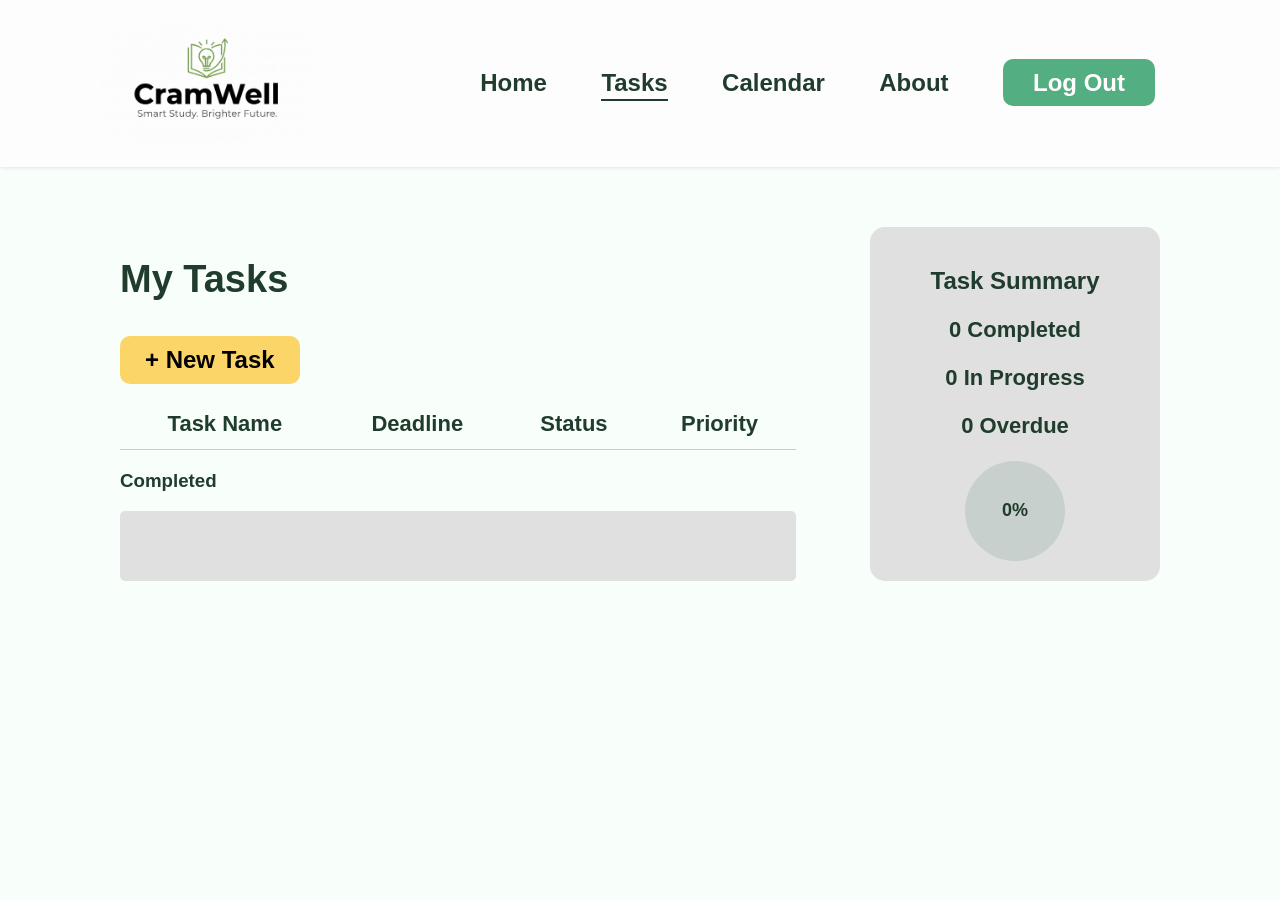
<file: loged-in/tasks.html>
<!DOCTYPE html>
<html lang="en">
<head>
	<meta charset="UTF-8">
	<meta name="viewport" content="width=device-width, initial-scale=1.0">
	<title>CramWell | Tasks</title>
	<link rel="stylesheet" href="../css/style.css">
</head>
<body>
	<header>
		<div class="logo">
			<img src="../image/cramWell.png" alt="CramWell Logo" style="width: 215px; height: auto;">
		</div>
		<nav>
			<a href="index.html">Home</a>
			<a href="tasks.html" class="active">Tasks</a>
			<a href="calendar.html" >Calendar</a>
			<a href="about.html">About</a>
			<a href="../loged-out/index.html" class="login-btn">Log Out</a>
		</nav>
	</header>

	<main class="task-container">
		<section class="task-list">
			<h2>My Tasks</h2>
			<button class="new-task">+ New Task</button>

			<table id="taskTable">
				<thead>
					<tr>
						<th>Task Name</th>
						<th>Deadline</th>
						<th>Status</th>
						<th>Priority</th>
					</tr>
				</thead>
				<tbody></tbody>
			</table>

			<h3>Completed</h3>
			<div class="completed-box" id="completedList"></div>
		</section>

		<aside class="summary-box">
			<h1>Task Summary</h1>
			<p><span id="completedCount">0</span> Completed</p>
			<p><span id="progressCount">0</span> In Progress</p>
			<p><span id="overdueCount">0</span> Overdue</p>
			<div class="circle"  id="progressCircle">0%
			
			</div>
		</aside>
	</main>

	<div id="taskModal" class="modal">
		<div class="modal-content">
			<h3>Add New Task</h3>
			<input type="text" id="taskName" placeholder="Task Name">
			<input type="date" id="taskDeadline">
			<select id="taskPriority">
				<option value="Low">Low</option>
				<option value="Medium">Medium</option>
				<option value="High">High</option>
			</select>
			<button id="addTaskBtn">Add Task</button>
			<button id="closeModal">Cancel</button>
		</div>
	</div>

	<script>
		const newTaskBtn = document.querySelector('.new-task');
		const modal = document.getElementById('taskModal');
		const closeModal = document.getElementById('closeModal');
		const addTaskBtn = document.getElementById('addTaskBtn');
		const taskTable = document.querySelector('#taskTable tbody');
		const completedList = document.getElementById('completedList');

		let tasks = [];

		const savedTasks = localStorage.getItem('tasks');
		if (savedTasks) {
			tasks = JSON.parse(savedTasks);
			updateUI();
		}

		newTaskBtn.onclick = () => modal.style.display = 'flex';
		closeModal.onclick = () => modal.style.display = 'none';

		addTaskBtn.onclick = () => {
			const name = document.getElementById('taskName').value.trim();
			const deadline = document.getElementById('taskDeadline').value;
			const priority = document.getElementById('taskPriority').value;

			if (!name || !deadline) return alert('Please fill in all fields.');

			const task = { name, deadline, status: "In Progress", priority };
			tasks.push(task);
			updateUI();
			modal.style.display = 'none';

			document.querySelectorAll('#taskModal input').forEach(el => el.value = '');
			document.getElementById('taskPriority').value = 'Low';
		};

		function updateUI() {
			taskTable.innerHTML = '';
			completedList.innerHTML = '';
			let completed = 0, inProgress = 0, overdue = 0;

			tasks.forEach((task, i) => {
				const today = new Date();
				const deadlineDate = new Date(task.deadline + "T23:59:59");
				if (task.status !== "Completed" && today > deadlineDate) {
					task.status = "Overdue";
				}

				if (task.status === 'Completed') {
					completed++;
					completedList.innerHTML += `
						<div class="completed-item">
							<span>${task.name}</span>
							<button class="remove-btn" data-index="${i}">Remove</button>
						</div>`;
				} else {
					if (task.status === 'In Progress') inProgress++;
					if (task.status === 'Overdue') overdue++;

					let dotColor = task.status === 'Overdue' ? 'red' : 'blue';

					taskTable.innerHTML += `
					<tr>
						<td>${task.name}</td>
						<td>${new Date(task.deadline).toDateString()}</td>
						<td><span class="dot ${dotColor}"></span>${task.status}</td>
						<td>${task.priority}</td>
						<td><button class="complete-btn" data-index="${i}">Complete</button></td>
					</tr>`;
				}
			});

			document.querySelectorAll('.complete-btn').forEach(btn => {
				btn.onclick = () => {
					const i = parseInt(btn.getAttribute('data-index'));
					tasks[i].status = 'Completed';
					updateUI();
				};
			});

			document.querySelectorAll('.remove-btn').forEach(btn => {
				btn.onclick = () => {
					const i = parseInt(btn.getAttribute('data-index'));
					tasks.splice(i, 1);
					updateUI();
				};
			});

			document.getElementById('completedCount').textContent = completed;
			document.getElementById('progressCount').textContent = inProgress;
			document.getElementById('overdueCount').textContent = overdue;

			const total = tasks.length;
			const percent = total ? Math.round((completed / total) * 100) : 0;

			const circle = document.getElementById('progressCircle');
			circle.style.background = `conic-gradient(#1abc9c 0% ${percent}%, #c7d0cc ${percent}% 100%)`;
			circle.textContent = percent + '%';


			localStorage.setItem('tasks', JSON.stringify(tasks));
		}
		</script>


</body>
</html>
</file>
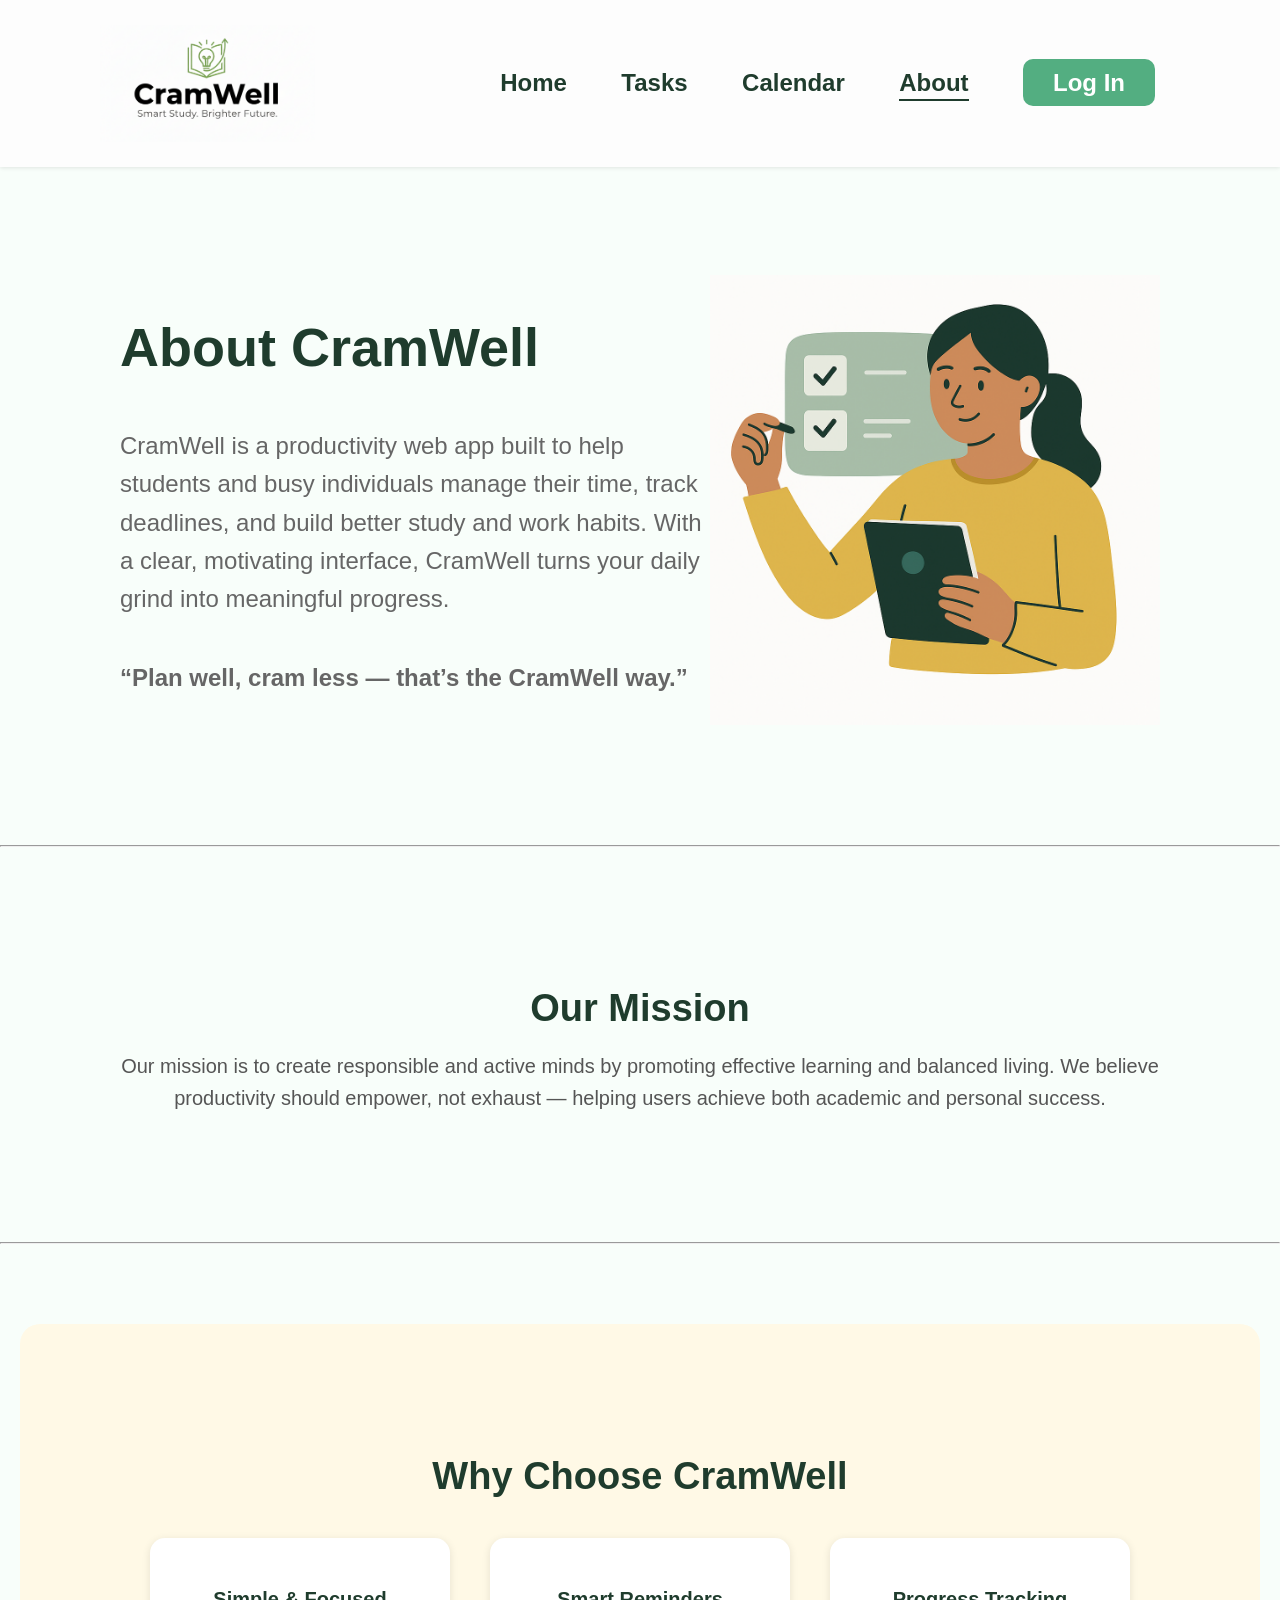
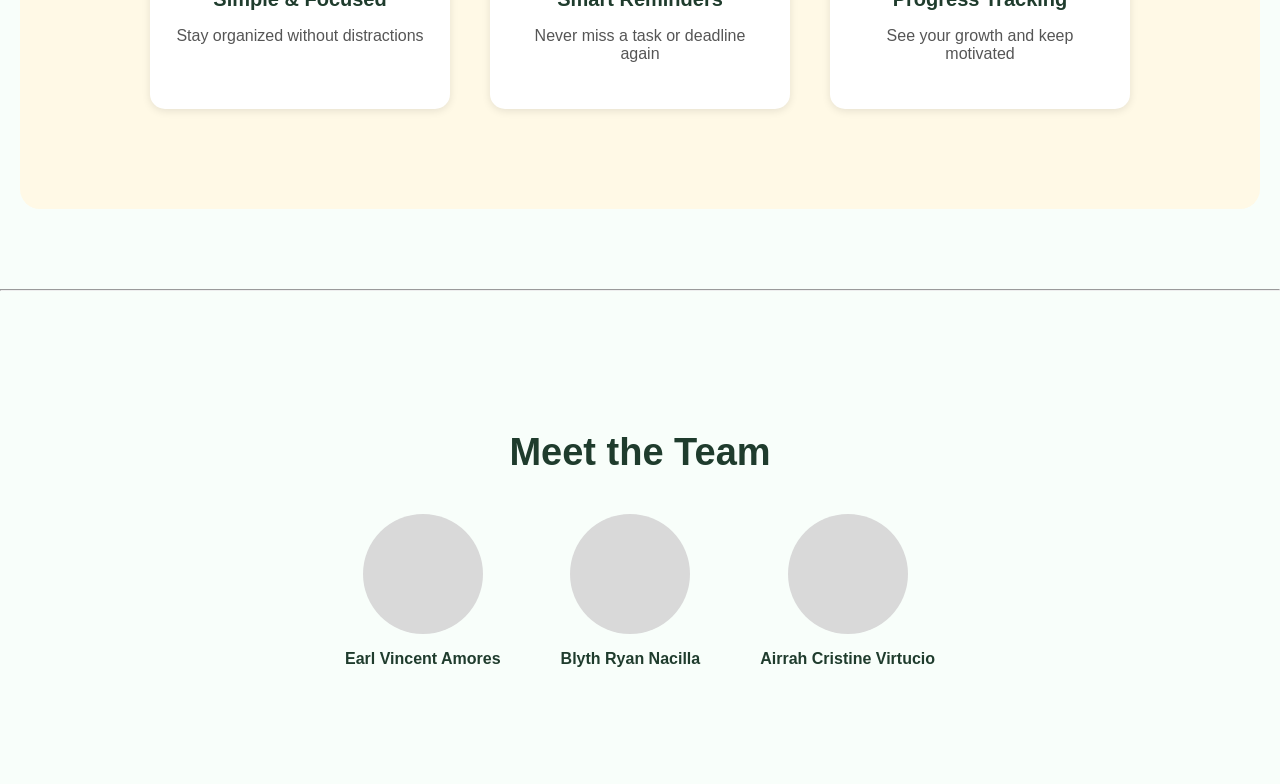
<file: loged-out/about.html>
<!DOCTYPE html>
<html lang="en">
<head>
	<meta charset="UTF-8">
	<meta name="viewport" content="width=device-width, initial-scale=1.0">
	<title>CramWell | About</title>
	<link rel="stylesheet" href="../css/style.css">
</head>
<body>
	<header>
		<div class="logo">
			<img src="../image/cramWell.png" alt="CramWell Logo" style="width: 215px; height: auto;">
		</div>
		<nav>
			<a href="index.html">Home</a>
			<a href="tasks.html">Tasks</a>
			<a href="calendar.html" >Calendar</a>
			<a href="about.html" class="active">About</a>
			<a href="login.html" class="login-btn">Log In</a>
		</nav>
	</header>
	<main>
		<section class="main">
			<div class="text">
				<h1>About CramWell</h1>
				<p>
					CramWell is a productivity web app built to help students and busy individuals manage their time, track deadlines,
					and build better study and work habits. With a clear, motivating interface, CramWell turns your daily grind into meaningful progress.
				</p>
				<p><strong>“Plan well, cram less — that’s the CramWell way.”</strong></p>
			</div>
			<div class="illustration">
				<img src="../image/about.png" alt="Student planning illustration">
			</div>
		</section>
		<hr>
		<section class="content">
			<h1>Our Mission</h1>
			<p>
				Our mission is to create responsible and active minds by promoting effective learning and balanced living.
				We believe productivity should empower, not exhaust — helping users achieve both academic and personal success.
			</p>
		</section>
		<hr>
		<section class="why-choose">
		  <h1>Why Choose CramWell</h1>
		  <div class="features">
			<div class="feature">
			  <h3>Simple & Focused</h3>
			  <p>Stay organized without distractions</p>
			</div>
			<div class="feature">
			  <h3>Smart Reminders</h3>
			  <p>Never miss a task or deadline again</p>
			</div>
			<div class="feature">
			  <h3>Progress Tracking</h3>
			  <p>See your growth and keep motivated</p>
			</div>
		  </div>
		</section>
		<hr>
		<section class="team">
		  <h1>Meet the Team</h1>
		  <div class="members">
			<div class="member">
			  <div class="avatar"></div>
			  <p><strong>Earl Vincent Amores</strong></p>
			</div>
			<div class="member">
			  <div class="avatar"></div>
			  <p><strong>Blyth Ryan Nacilla</strong></p>
			</div>
			<div class="member">
			  <div class="avatar"></div>
			  <p><strong>Airrah Cristine Virtucio</strong></p>
			</div>
		  </div>
		</section>

	</main>
</body>
</html>
</file>
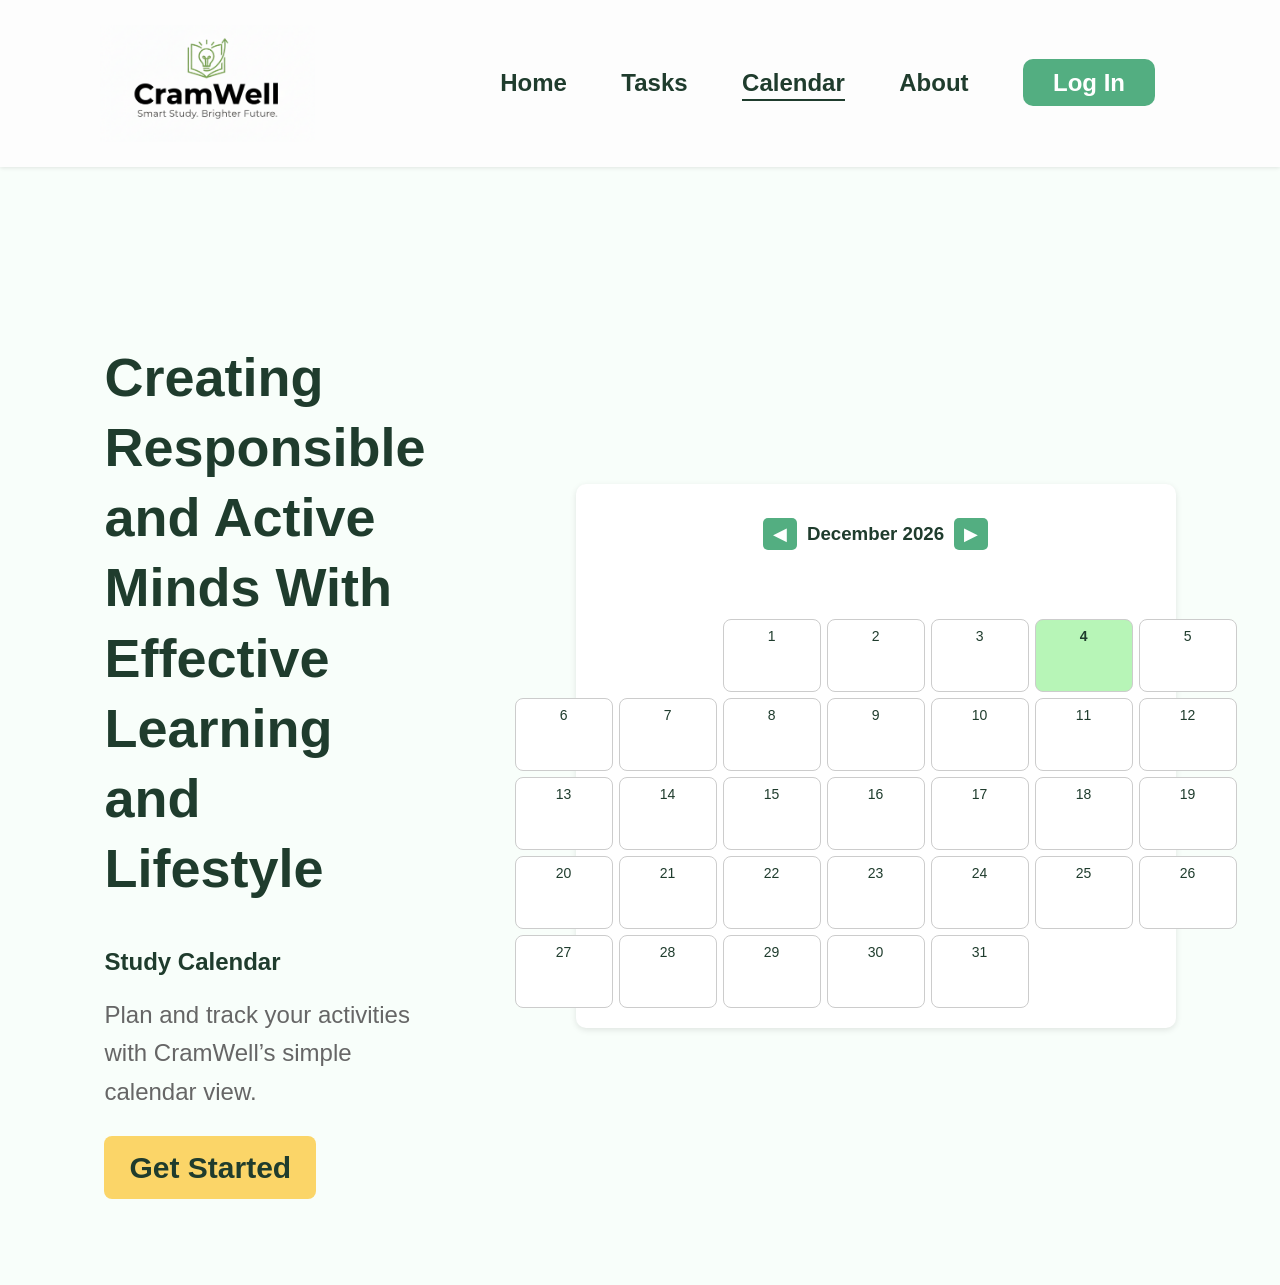
<file: loged-out/calendar.html>
<!DOCTYPE html>
<html lang="en">
<head>
	<title>CramWell | Calendar</title>
	<link rel="stylesheet" href="../css/style.css">
	<style>
		.calendar-container {
			background: #fff;
			padding: 20px;
			border-radius: 10px;
			box-shadow: 0 2px 6px rgba(0,0,0,0.1);
			width: 2000px;
			margin-left: 100px;
			align-self: center;
			display: flex;
			flex-direction: column;
			align-items: center;
			justify-content: center;
			text-align: center;
		}
		.month-nav {
			display: flex;
			justify-content: center;
			align-items: center;
			gap: 10px;
			margin-bottom: 15px;
		}
		.month-nav button {
			background: #53ae81;
			color: #fff;
			border: none;
			border-radius: 5px;
			padding: 5px 10px;
			cursor: pointer;
		}
		#calendar {
			display: grid;
			grid-template-columns: repeat(7, 1fr);
			gap: 6px;
			justify-content: center;
		}
		.day {
			background: #fff;
			border: 1px solid #ccc;
			border-radius: 8px;
			padding: 8px;
			height: 50px;
			text-align: center;
			font-size: 14px;
		}
		.day:hover {
			background: #e8f5e9;
		}
		.current-day {
			background: #b7f5b7;
			font-weight: bold;
		}
		.main {
			display: flex;
			justify-content: center;
			align-items: flex-start;
			gap: 50px;
			margin-top: 30px;
		}
	</style>
</head>
<body>
	<header>
		<div class="logo">
			<img src="../image/cramWell.png" alt="CramWell Logo" style="width: 215px; height: auto;">
		</div>
		<nav>
			<a href="index.html">Home</a>
			<a href="tasks.html">Tasks</a>
			<a href="calendar.html" class="active">Calendar</a>
			<a href="about.html">About</a>
			<a href="login.html" class="login-btn">Log In</a>
		</nav>
	</header>

	<section class="main">
		<div class="text">
			<h1>Creating Responsible and Active Minds With Effective Learning and Lifestyle</h1>
			<h2>Study Calendar</h2>
			<p>Plan and track your activities with CramWell’s simple calendar view.</p>
			<a href="signup.html" class="btn">Get Started</a>
		</div>

		<div class="calendar-container">
			<div class="month-nav">
				<button id="prevMonth">&#9664;</button>
				<h3 id="monthYear"></h3>
				<button id="nextMonth">&#9654;</button>
			</div>
			<div id="calendar"></div>
		</div>
	</section>

	<script>

		// Where calendar days will be placed
		const calendar = document.getElementById('calendar');
		const monthYear = document.getElementById('monthYear');
		let currentDate = new Date();


		// Render calendar for given month and year
		function renderCalendar(year, month) {
			calendar.innerHTML = '';
			const firstDay = new Date(year, month, 1).getDay(); 
			const daysInMonth = new Date(year, month + 1, 0).getDate();
			const today = new Date();
			const isCurrent = today.getMonth() === month && today.getFullYear() === year;
			monthYear.textContent = new Date(year, month).toLocaleString('default', { month: 'long', year: 'numeric' });
			for (let i = 0; i < firstDay; i++) calendar.appendChild(document.createElement('div'));
			for (let i = 1; i <= daysInMonth; i++) {
				const day = document.createElement('div');
				day.className = 'day';
				day.textContent = i;
				if (isCurrent && i === today.getDate()) day.classList.add('current-day');
				calendar.appendChild(day);
			}
		}

		document.getElementById('prevMonth').onclick = () => {
			currentDate.setMonth(currentDate.getMonth() - 1);
			renderCalendar(currentDate.getFullYear(), currentDate.getMonth());
		};
		document.getElementById('nextMonth').onclick = () => {
			currentDate.setMonth(currentDate.getMonth() + 1);
			renderCalendar(currentDate.getFullYear(), currentDate.getMonth());
		};
		renderCalendar(currentDate.getFullYear(), currentDate.getMonth());
	</script>
</body>
</html>
</file>
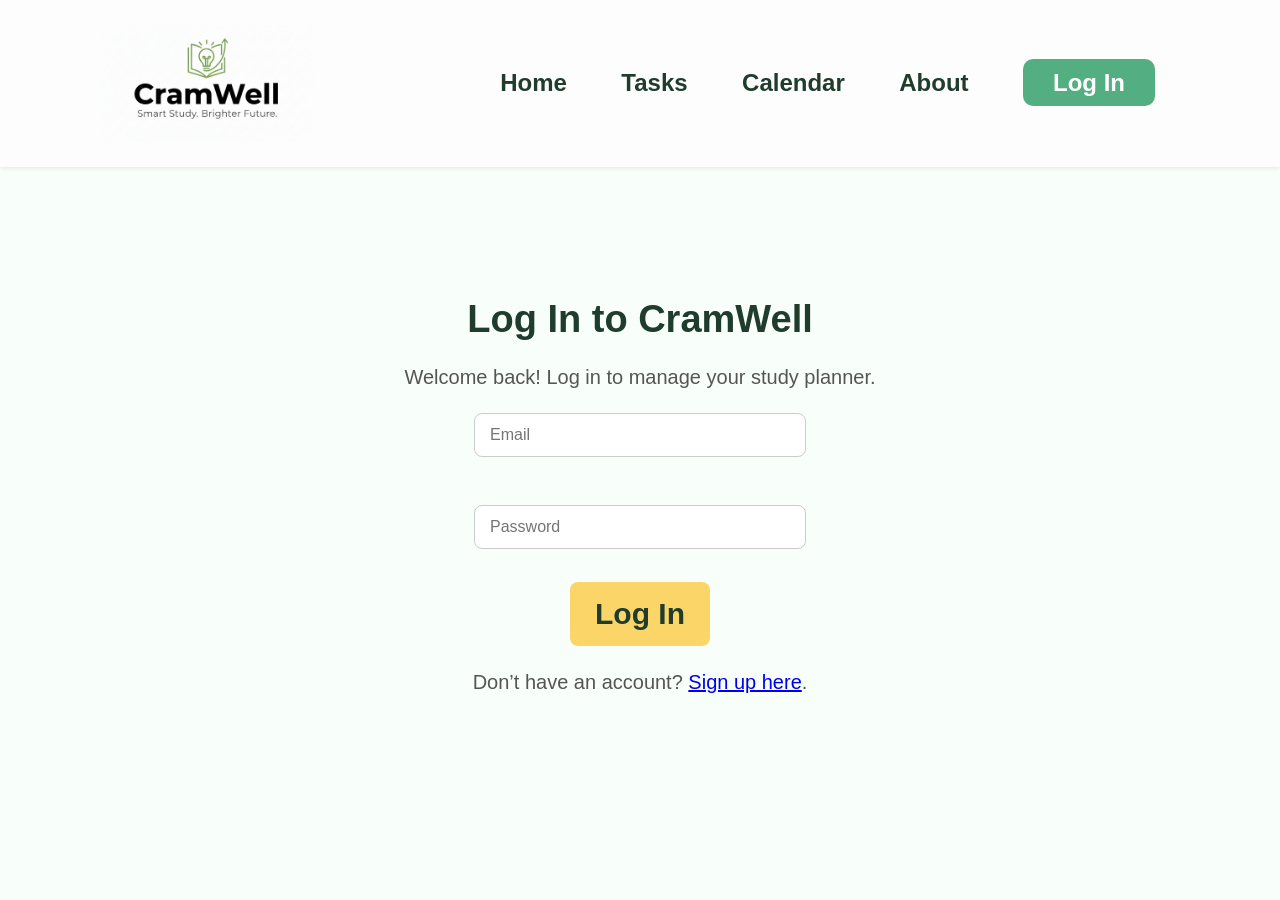
<file: loged-out/login.html>
<!DOCTYPE html>
<html lang="en">
<head>
	<meta charset="UTF-8">
	<meta name="viewport" content="width=device-width, initial-scale=1.0">
	<title>CramWell | Log In</title>
	<link rel="stylesheet" href="../css/style.css">
</head>
<body>
	<header>
		<div class="logo">
			<img src="../image/cramWell.png" alt="CramWell Logo" style="width: 215px; height: auto;">
		</div>
		<nav>
			<a href="index.html">Home</a>
			<a href="tasks.html">Tasks</a>
			<a href="calendar.html" >Calendar</a>
			<a href="about.html">About</a>
			<a href="login.html" class="login-btn" >Log In</a>
		</nav>
	</header>

	<section class="content login-box">
		<h1>Log In to CramWell</h1>
		<p>Welcome back! Log in to manage your study planner.</p>
		<form id="loginForm">
			<input type="email" id="email" placeholder="Email" required><br>
			<input type="password" id="password" placeholder="Password" required><br>
			<button type="submit" class="btn">Log In</button>
		</form>
		<p>Don’t have an account? <a href="signup.html">Sign up here</a>.</p>
	</section>

	<script>
		document.getElementById("loginForm").addEventListener("submit", function(e) {
			e.preventDefault();

			let email = document.getElementById("email").value;
			let password = document.getElementById("password").value;

			let savedEmail = localStorage.getItem("userEmail");
			let savedPassword = localStorage.getItem("userPassword");

			if (email === savedEmail && password === savedPassword) {
				alert("Login successful!");
				window.location.href = "../loged-in/index.html";
			} else {
				alert("Invalid email or password!");
			}
		});
	</script>
</body>
</html>
</file>
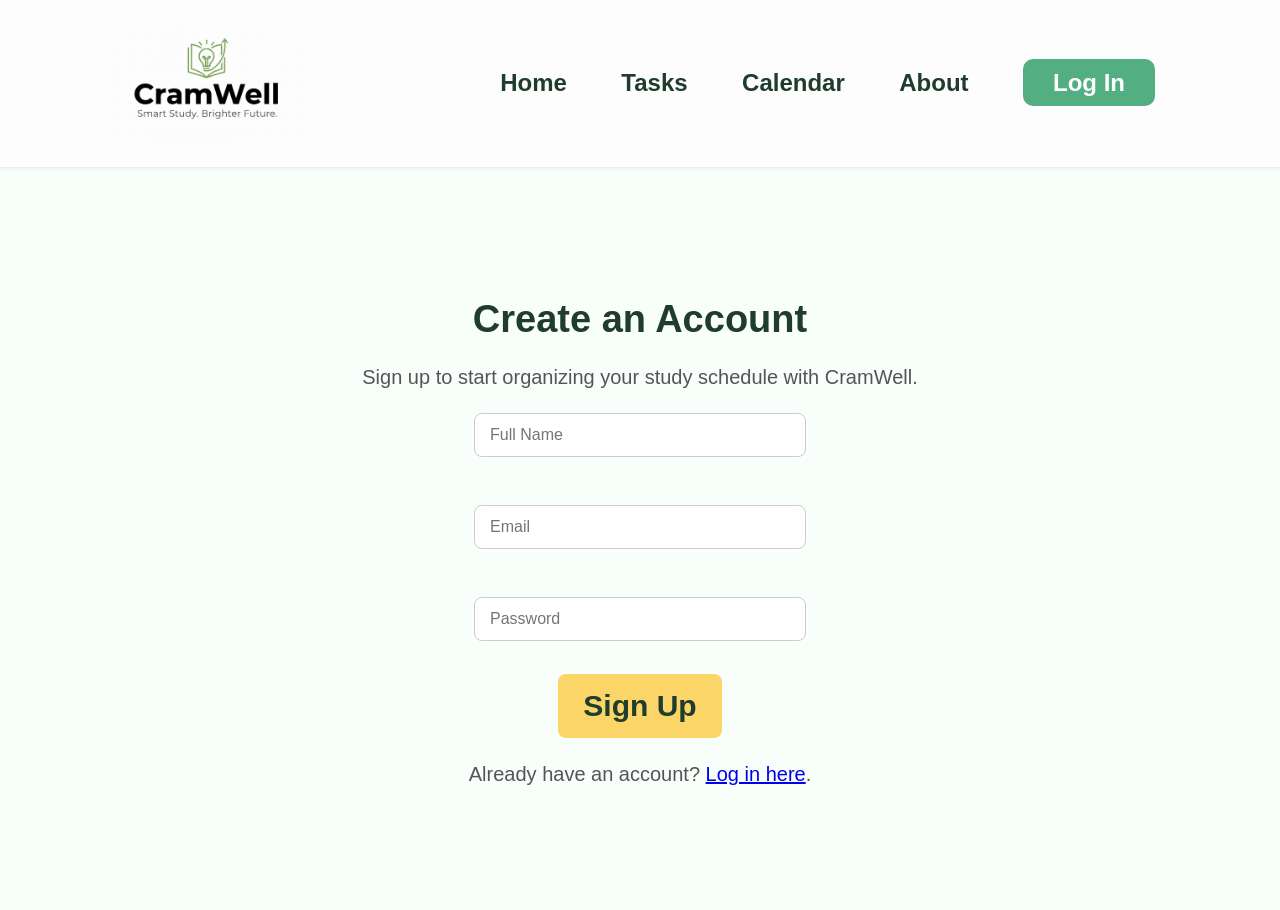
<file: loged-out/signup.html>
<!DOCTYPE html>
<html lang="en">
<head>
	<meta charset="UTF-8">
	<meta name="viewport" content="width=device-width, initial-scale=1.0">
	<title>CramWell | Sign Up</title>
	<link rel="stylesheet" href="../css/style.css">
</head>
<body>
	<header>
		<div class="logo">
			<img src="../image/cramWell.png" alt="CramWell Logo" style="width: 215px; height: auto;">
		</div>
		<nav>
			<a href="index.html">Home</a>
			<a href="tasks.html">Tasks</a>
			<a href="calendar.html">Calendar</a>
			<a href="about.html">About</a>
			<a href="login.html" class="login-btn">Log In</a>
		</nav>
	</header>

	<section class="content login-box">
		<h1>Create an Account</h1>
		<p>Sign up to start organizing your study schedule with CramWell.</p>
		<form id="signupForm">
			<input type="text" id="name" placeholder="Full Name" required><br>
			<input type="email" id="email" placeholder="Email" required><br>
			<input type="password" id="password" placeholder="Password" required><br>
			<button type="submit" class="btn">Sign Up</button>
		</form>
		<p>Already have an account? <a href="login.html">Log in here</a>.</p>
	</section>

	<script>
		document.getElementById("signupForm").addEventListener("submit", function(e) {
			e.preventDefault();

			let name = document.getElementById("name").value;
			let email = document.getElementById("email").value;
			let password = document.getElementById("password").value;

			localStorage.setItem("userEmail", email);
			localStorage.setItem("userPassword", password);
			localStorage.setItem("userName", name);

			alert("Sign up successful!");
			window.location.href = "login.html";
		});
	</script>
</body>
</html>
</file>
<file: css/style.css>
/* ===== GLOBAL STYLES ===== */
body {
	margin: 0;
	font-family: "Poppins", sans-serif;
	background-color: #f8fefa;
	color: #1f3c2d;
}

/* ===== HEADER ===== */
header {
	display: flex;
	justify-content: space-between; 
	align-items: center;
	padding: 25px 100px;
	background-color: #fdfdfd;
	box-shadow: 0 1px 4px rgba(0, 0, 0, 0.1);
}

.logo img {
	display: block;
	width: 130px;
	height: auto;
}

nav a {
	position: relative;
	text-decoration: none;
	color: #1f3c2d;
	margin: 0 25px;
	font-weight: 600;
	font-size: 24px;
	transition: color 0.3s ease;
}

nav a::after {
	content: "";
	position: absolute;
	left: 0;
	bottom: -5px;
	width: 0;
	height: 2px;
	background-color: #1f3c2d;
	transition: width 0.3s ease;
}

nav a:hover::after {
	width: 100%;
}

nav a.active::after {
	width: 100%;
}

.login-btn {
	background-color: #53ae81;
	color: #ffffff;
	padding: 10px 30px;
	border-radius: 10px;
	font-weight: 700;
	font-size: 24px;
	text-decoration: none;
	transition: background-color 0.3s ease;
}

.login-btn:hover {
	background-color: #4a9b75;
}

/* ==== Login/SignUP ==== */
.login-box input {
	display: block;
	margin: 15px auto;
	padding: 12px 15px;
	width: 300px;
	font-size: 16px;
	border-radius: 8px;
	border: 1px solid #ccc;
}


/* ===== MAIN SECTION ===== */
.main {
	display: flex;
	align-items: center;
	justify-content: space-between;
	padding: 100px 120px;
}

.text {
	max-width: 1000px;
}

.text h1 {
	font-size: 54px;
	line-height: 1.3;
}

.text p {
	color: #666;
	margin: 20px 0 40px;
	font-size: 24px;
	line-height: 1.6;
}

.btn {
	background-color: #fbd568;
	border: none;
	padding: 15px 25px; 
	border-radius: 8px;
	font-weight: 700;
	font-size: 30px; 
	cursor: pointer;
	color: #1f3c2d;
	text-decoration: none;
}


.btn:hover {
	background-color: #fddc63;
}

.illustration img {
	width: 450px;
	height: auto;
}

.illustration1 img {
	width: 600px;
}

.illustration2 img {
	width: 700px;
}

/* ===== CONTENT SECTIONS ===== */
.content {
	padding: 100px 120px;
	text-align: center;
}

.content h1 {
	font-size: 38px;
	margin-bottom: 15px;
}

.content p {
	font-size: 20px;
	color: #555;
	line-height: 1.6;
}

/* ===== TASK PAGE ===== */
.task-container {
	display: flex;
	justify-content: space-between;
	align-items: flex-start;
	padding: 60px 120px;
}

.task-list {
	width: 65%;
}

.task-list h2 {
	font-size: 38px;
	font-weight: 800;
	margin-bottom: 20px;
}

.new-task {
	background-color: #fbd568;
	border: none;
	padding: 10px 25px;
	border-radius: 10px;
	cursor: pointer;
	font-weight: 700;
	margin: 15px 0;
	font-size: 24px;
}

.new-task:hover {
	background-color: #fddc63;
}

table {
	width: 100%;
	border-collapse: collapse;
	margin-bottom: 20px;
}

th, td {
	padding: 12px;
	text-align: center;
	border-bottom: 1px solid #ccc;
	font-size: 22px;
	font-weight: 700;
}

.dot {
	height: 10px;
	width: 10px;
	border-radius: 50%;
	display: inline-block;
	margin-right: 6px;
}

.dot.red { background-color: #c0392b; }
.dot.blue { background-color: #2980b9; }

.completed-box {
	background-color: #e0e0e0;
	padding: 10px;
	border-radius: 5px;
	min-height: 50px;
}

.completed-box p {
	font-size: 24px;
	font-weight: 700;
	margin: 5px 0;
}

.completed-item {
	display: flex;
	justify-content: space-between;
	align-items: center;
	margin: 5px 0;
	padding: 5px 10px;
	background-color: #d4d4d4;
	border-radius: 5px;
}

.completed-item span {
	font-weight: 700;
	font-size: 16px;
}

.complete-btn {
	background-color: #fbd568;
	border: none;
	padding: 5px 10px;
	border-radius: 8px;
	cursor: pointer;
	font-weight: 700;
	color: #1f3c2d;
	font-size: 16px;
	transition: 0.2s;
}

.complete-btn:hover {
	background-color: #fddc63;
}

.remove-btn {
	background-color: #c0392b;  
	color: #fff;
	border: none;
	padding: 3px 8px;
	border-radius: 6px;
	cursor: pointer;
	font-weight: bold;
	font-size: 14px;
	transition: 0.2s;
}

.remove-btn:hover {
	background-color: #e74c3c;  
}

.summary-box {
	background-color: #e0e0e0;
	padding: 20px;
	border-radius: 15px;
	width: 250px;
	text-align: center;
}

.summary-box p, .summary-box span {
	font-size: 22px;
	font-weight: 700;
	text-align: center;
}

.circle {
	width: 100px;
	height: 100px;
	border-radius: 50%;
	background: conic-gradient(#1abc9c 0% 0%, #c7d0cc 0% 100%);
	display: flex;
	align-items: center;
	justify-content: center;
	font-weight: bold;
	font-size: 18px;
	margin: 0 auto; 
}

/* ===== MODAL ===== */
.modal {
	display: none;
	position: fixed;
	top: 0; left: 0;
	width: 100%; height: 100%;
	background: rgba(0,0,0,0.4);
	align-items: center;
	justify-content: center;
}

.modal-content {
	background: #fff;
	padding: 30px;
	border-radius: 10px;
	display: flex;
	flex-direction: column;
	gap: 10px;
	width: 300px;
}

.modal-content input, 
.modal-content select {
	padding: 8px;
	font-size: 14px;
	border: 1px solid #ccc;
	border-radius: 6px;
}

.modal-content button {
	background-color: #53ae81;
	color: #fff;
	padding: 8px;
	border: none;
	border-radius: 8px;
	cursor: pointer;
}

/* ===== ABOUT PAGE ===== */
.why-choose {
	padding: 100px 120px;
	text-align: center;
	background-color: #fff9e6;
	border-radius: 20px;
	margin: 80px auto;
	max-width: 1000px;
}

.why-choose h1 {
	font-size: 38px;
	margin-bottom: 40px;
}

.features {
	display: flex;
	justify-content: center;
	gap: 40px;
}

.feature {
	background-color: #ffffff;
	border-radius: 15px;
	padding: 30px 25px;
	width: 250px;
	box-shadow: 0 2px 8px rgba(0, 0, 0, 0.1);
}

.feature img {
	width: 60px;
	margin-bottom: 15px;
}

.feature h3 {
	font-size: 20px;
	margin-bottom: 10px;
}

.feature p {
	font-size: 16px;
	color: #555;
}

/* ===== TEAM SECTION ===== */
.team {
	padding: 100px 120px;
	text-align: center;
}

.team h1 {
	font-size: 38px;
	margin-bottom: 40px;
}

.members {
	display: flex;
	justify-content: center;
	gap: 60px;
}

.member {
	text-align: center;
}

.avatar {
	width: 120px;
	height: 120px;
	background-color: #d9d9d9;
	border-radius: 50%;
	margin: 0 auto 15px;
}

/* ===== PERSONALIZED USERNAME ===== */
#userName {
	font-weight: bold;
	color: #1f3c2d;
	font-size: 25px;
}


/* ====== CALENDAR =======*/

.calendar-container {
      display: flex;
      justify-content: center; 
      align-items: center;     
      gap: 40px;               
      margin-top: 30px;
      flex-wrap: wrap;
    }
    #calendar {
      display: grid;
      grid-template-columns: repeat(7, 1fr);
      gap: 6px;
      width: 560px;
    }
    .day {
      background: #fff;
      border: 1px solid #ccc;
      padding: 6px;
      min-height: 55px;
      width: 80px;
      cursor: pointer;
      border-radius: 10px;
      text-align: center;
      transition: 0.3s;
      word-wrap: break-word;
    }
    .day:hover { background-color: #e8f5e9; }
    .current-day { background-color: #b7f5b7; font-weight: bold; }
    .event {
      background-color: #d4edda;
      padding: 3px;
      border-radius: 4px;
      margin-top: 3px;
      font-size: 11px;
    }
    .done { text-decoration: line-through; color: gray; }
    .event-box {
      background-color: #fff;
      padding: 20px;
      border-radius: 15px;
      box-shadow: 0 2px 6px rgba(0,0,0,0.1);
      width: 280px;
      text-align: left;
      margin-left: 150px;
    }
    #eventForm { display: flex; flex-direction: column; gap: 8px; }
    #eventForm input, #eventForm textarea {
      padding: 6px;
      border-radius: 6px;
      border: 1px solid #ccc;
      font-size: 14px;
    }
    #eventForm button {
      background-color: #53ae81;
      color: white;
      border: none;
      border-radius: 6px;
      padding: 8px;
      cursor: pointer;
    }
    #eventForm button:hover { background-color: #4a9b75; }
    #eventList { margin-top: 15px; font-size: 14px; }
    .event-item {
      background: #fff;
      padding: 10px;
      margin-bottom: 8px;
      border-radius: 8px;
      box-shadow: 0 2px 4px rgba(0,0,0,0.1);
    }
    .note { font-size: 12px; color: #555; }
    .month-nav {
      display: flex;
      justify-content: center;
      align-items: center;
      gap: 15px;
      margin-bottom: 15px;
    }
    .month-nav button {
      background: #53ae81;
      color: white;
      border: none;
      border-radius: 6px;
      font-size: 18px;
      padding: 5px 10px;
      cursor: pointer;
      transition: background 0.3s;
    }
    .month-nav button:hover { background: #4a9b75; 
	}
</file>
